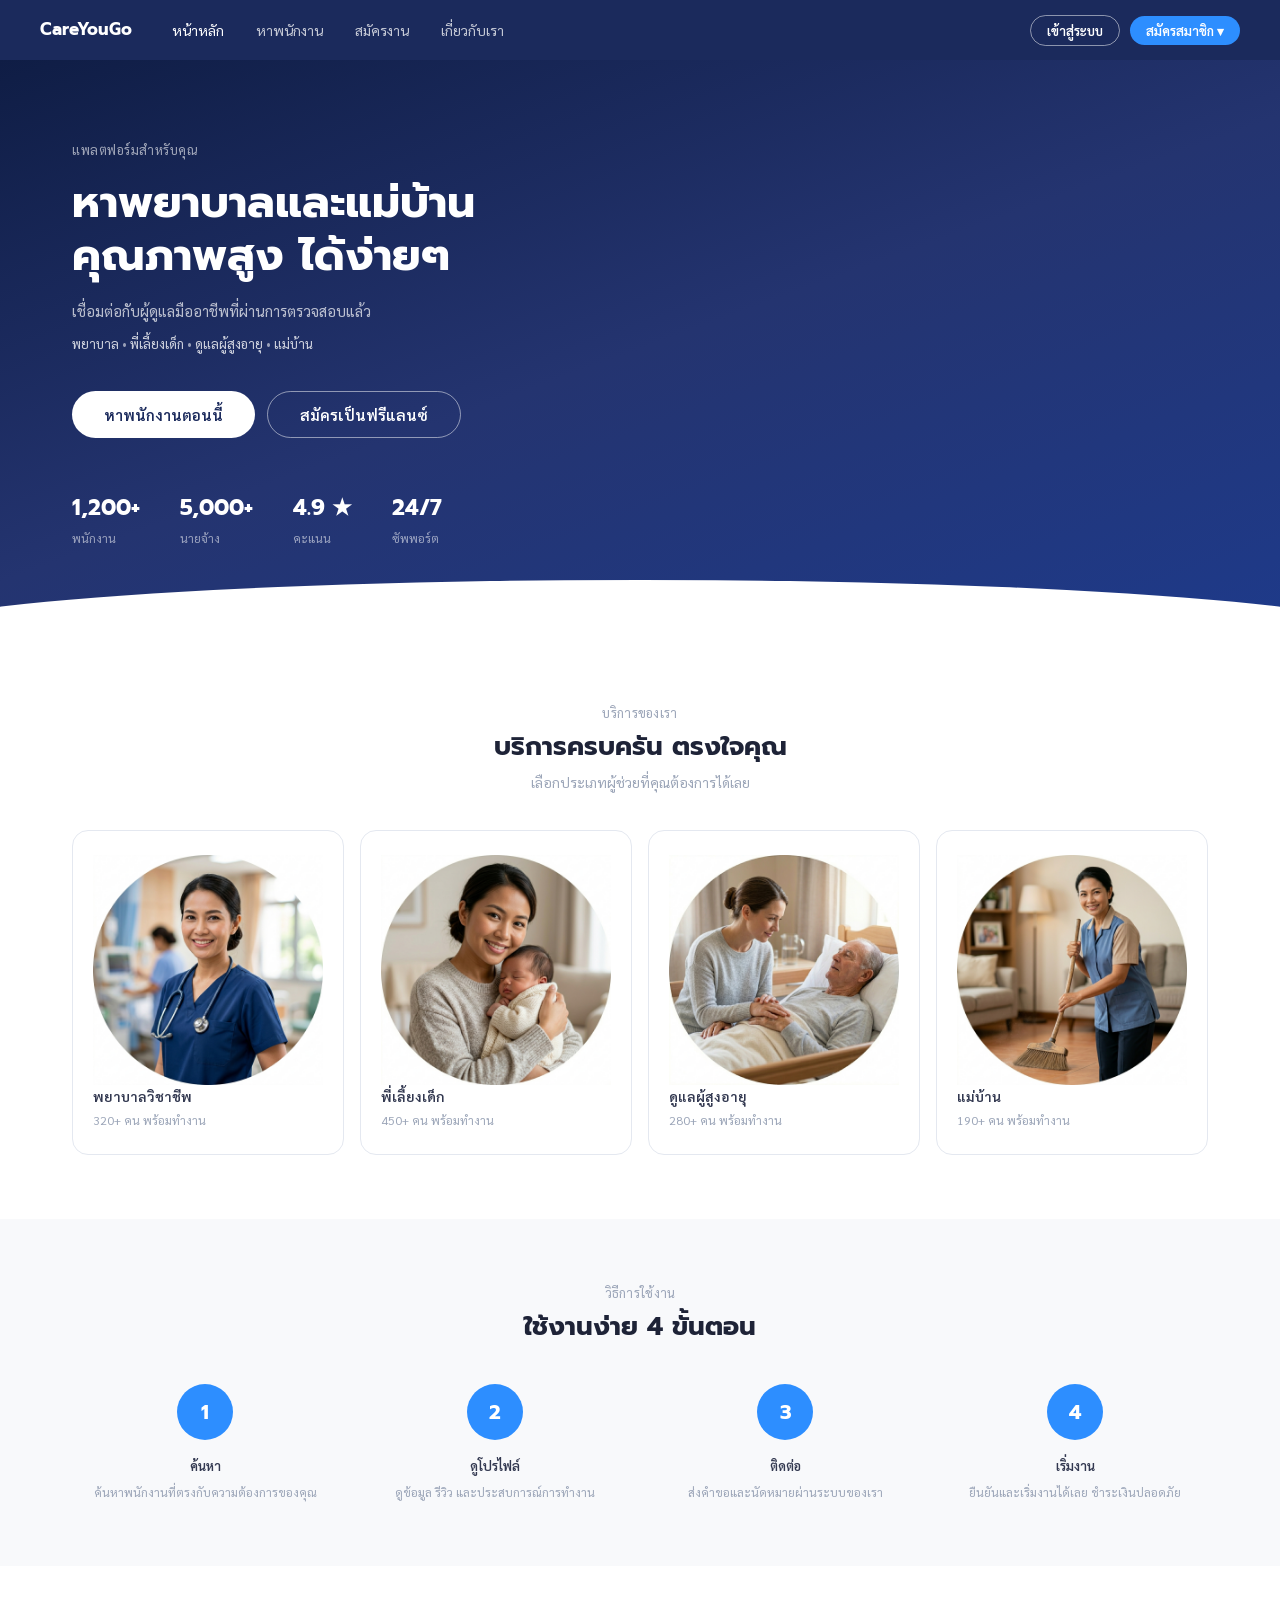
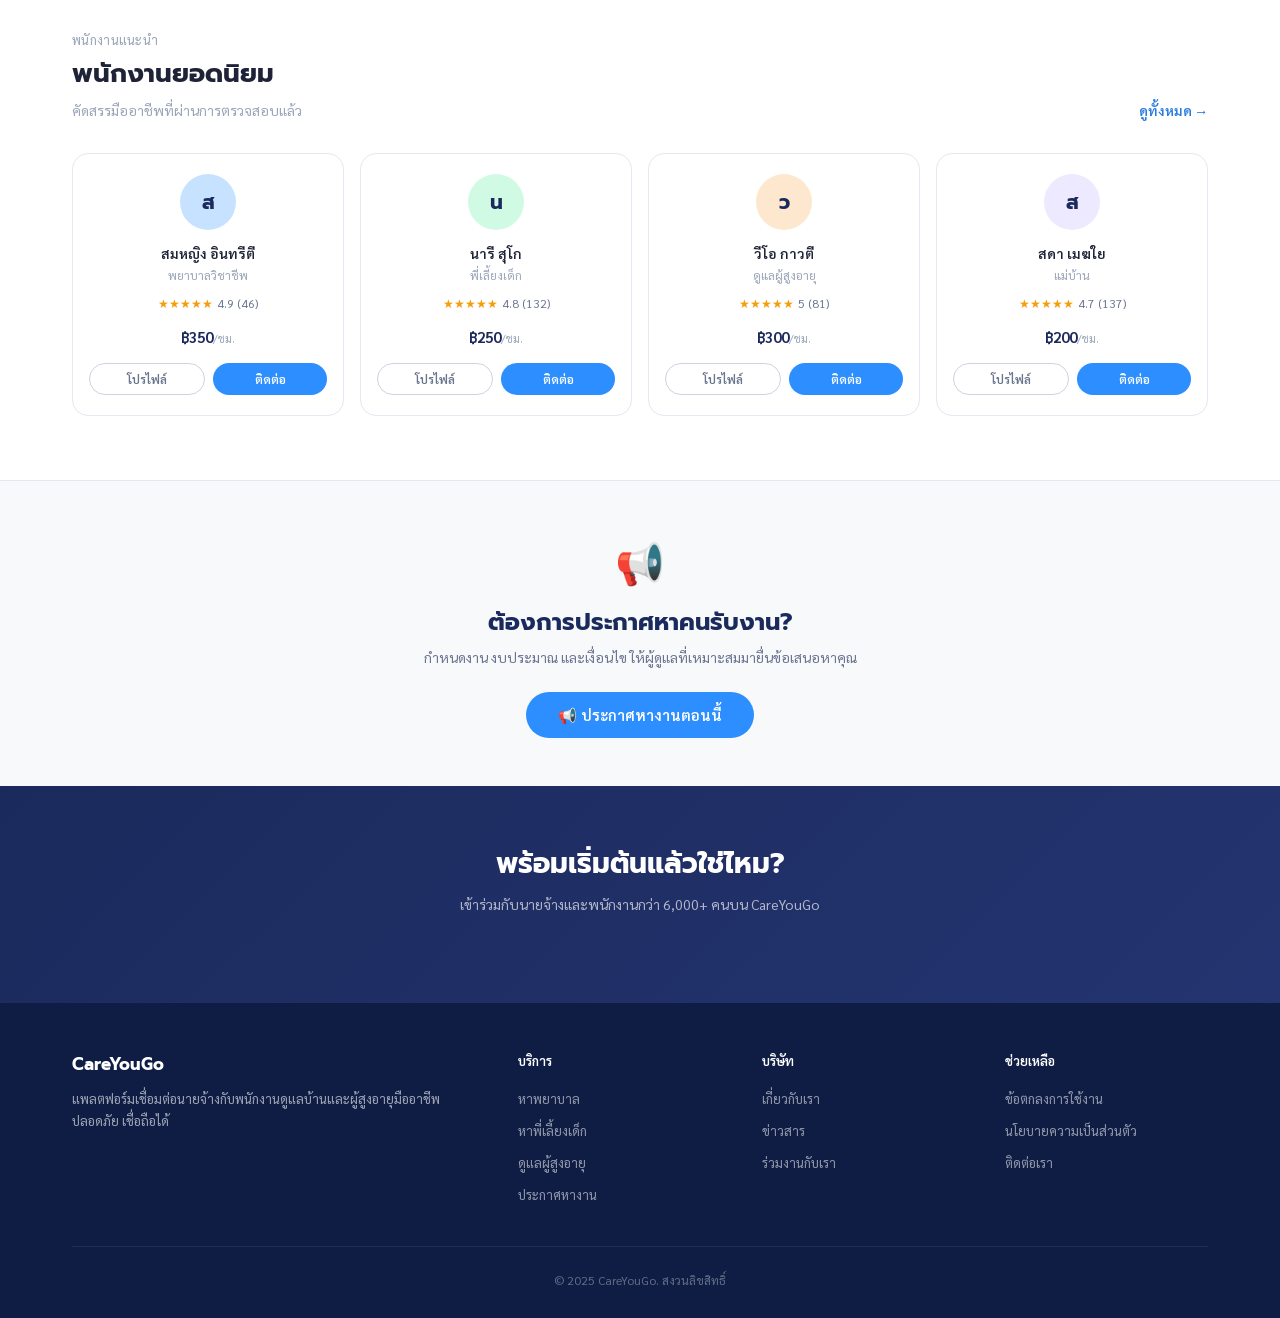
<file: careyougo/public/index.html>
<!DOCTYPE html>
<html lang="th">

<head>
  <meta charset="UTF-8" />
  <meta name="viewport" content="width=device-width,initial-scale=1.0" />
  <title>CareYouGo — หาพยาบาลและแม่บ้านคุณภาพสูง</title>
  <link rel="stylesheet" href="css/style.css" />
  <link
    href="https://fonts.googleapis.com/css2?family=Sarabun:wght@300;400;500;600;700&family=Prompt:wght@500;600;700&display=swap"
    rel="stylesheet" />
</head>

<body>

  <nav class="navbar">
    <div class="navbar-brand" onclick="location.href='index.html'" style="cursor:pointer;">CareYouGo</div>
    <ul class="navbar-nav">
      <li><a href="index.html" class="active">หน้าหลัก</a></li>
      <li><a href="pages/browse.html">หาพนักงาน</a></li>
      <li><a href="pages/register.html">สมัครงาน</a></li>
      <li><a href="pages/about.html">เกี่ยวกับเรา</a></li>
    </ul>
    <div class="navbar-actions">
      <button class="btn btn-outline-white btn-sm" onclick="location.href='pages/login.html'">เข้าสู่ระบบ</button>
      <div class="nav-dropdown">
        <button class="btn btn-primary btn-sm"
          onclick="this.closest('.nav-dropdown').classList.toggle('open')">สมัครสมาชิก ▾</button>
        <div class="nav-dropdown-menu">
          <button class="nav-dropdown-item" onclick="location.href='pages/register-customer.html'">👩‍💼
            สมัครเป็นลูกค้า</button>
          <div class="nav-dropdown-divider"></div>
          <button class="nav-dropdown-item" onclick="location.href='pages/register.html'">🧹 สมัครเป็นฟรีแลนซ์</button>
        </div>
      </div>
    </div>
    <div class="nav-hamburger" onclick="toggleMenu()"><span></span><span></span><span></span></div>
  </nav>

  <!-- HERO -->
  <section class="hero">
    <div class="container">
      <div class="hero-eyebrow">แพลตฟอร์มสำหรับคุณ</div>
      <h1 class="hero-title">หาพยาบาลและแม่บ้าน<br />คุณภาพสูง ได้ง่ายๆ</h1>
      <p class="hero-subtitle">เชื่อมต่อกับผู้ดูแลมืออาชีพที่ผ่านการตรวจสอบแล้ว</p>
      <div class="hero-tags"><span>พยาบาล</span> • <span>พี่เลี้ยงเด็ก</span> • <span>ดูแลผู้สูงอายุ</span> •
        <span>แม่บ้าน</span>
      </div>
      <div class="hero-cta">
        <button class="btn btn-white btn-lg" onclick="location.href='pages/browse.html'">หาพนักงานตอนนี้</button>
        <button class="btn btn-outline-white btn-lg"
          onclick="location.href='pages/register.html'">สมัครเป็นฟรีแลนซ์</button>
      </div>
      <div class="hero-stats">
        <div class="hero-stat"><strong>1,200+</strong><span>พนักงาน</span></div>
        <div class="hero-stat"><strong>5,000+</strong><span>นายจ้าง</span></div>
        <div class="hero-stat"><strong>4.9 ★</strong><span>คะแนน</span></div>
        <div class="hero-stat"><strong>24/7</strong><span>ซัพพอร์ต</span></div>
      </div>
    </div>
  </section>

  <!-- SERVICES -->
  <section class="section">
    <div class="container">
      <div style="text-align:center;">
        <div class="section-title-sm">บริการของเรา</div>
        <h2 class="section-title">บริการครบครัน ตรงใจคุณ</h2>
        <p class="section-sub">เลือกประเภทผู้ช่วยที่คุณต้องการได้เลย</p>
      </div>
      <div class="services-grid">
        <div class="service-card" onclick="location.href='pages/browse.html'">
          <img class="service-icon-img" src="icons/pro1.png" alt="พยาบาลวิชาชีพ" />
          <div class="service-name">พยาบาลวิชาชีพ</div>
          <div class="service-count">320+ คน พร้อมทำงาน</div>
        </div>
        <div class="service-card" onclick="location.href='pages/browse.html'">
          <img class="service-icon-img" src="icons/pro3.png" alt="พยาบาลวิชาชีพ" />
          <div class="service-name">พี่เลี้ยงเด็ก</div>
          <div class="service-count">450+ คน พร้อมทำงาน</div>
        </div>
        <div class="service-card" onclick="location.href='pages/browse.html'">
          <img class="service-icon-img" src="icons/pro4.png" alt="พยาบาลวิชาชีพ" />
          <div class="service-name">ดูแลผู้สูงอายุ</div>
          <div class="service-count">280+ คน พร้อมทำงาน</div>
        </div>
        <div class="service-card" onclick="location.href='pages/browse.html'">
          <img class="service-icon-img" src="icons/pro2.png" alt="พยาบาลวิชาชีพ" />
          <div class="service-name">แม่บ้าน</div>
          <div class="service-count">190+ คน พร้อมทำงาน</div>
        </div>
      </div>
    </div>
  </section>

  <!-- HOW IT WORKS -->
  <section class="section how-section">
    <div class="container">
      <div style="text-align:center;">
        <div class="section-title-sm">วิธีการใช้งาน</div>
        <h2 class="section-title">ใช้งานง่าย 4 ขั้นตอน</h2>
      </div>
      <div class="steps-row">
        <div class="step-item">
          <div class="step-circle">1</div>
          <div class="step-label">ค้นหา</div>
          <div class="step-desc">ค้นหาพนักงานที่ตรงกับความต้องการของคุณ</div>
        </div>
        <div class="step-item">
          <div class="step-circle">2</div>
          <div class="step-label">ดูโปรไฟล์</div>
          <div class="step-desc">ดูข้อมูล รีวิว และประสบการณ์การทำงาน</div>
        </div>
        <div class="step-item">
          <div class="step-circle">3</div>
          <div class="step-label">ติดต่อ</div>
          <div class="step-desc">ส่งคำขอและนัดหมายผ่านระบบของเรา</div>
        </div>
        <div class="step-item">
          <div class="step-circle">4</div>
          <div class="step-label">เริ่มงาน</div>
          <div class="step-desc">ยืนยันและเริ่มงานได้เลย ชำระเงินปลอดภัย</div>
        </div>
      </div>
    </div>
  </section>

  <!-- FEATURED WORKERS -->
  <section class="section">
    <div class="container">
      <div class="section-head">
        <div>
          <div class="section-title-sm">พนักงานแนะนำ</div>
          <h2 class="section-title">พนักงานยอดนิยม</h2>
          <p class="section-sub" style="margin-bottom:0;">คัดสรรมืออาชีพที่ผ่านการตรวจสอบแล้ว</p>
        </div>
        <a href="pages/browse.html" style="color:var(--blue);font-size:14px;font-weight:600;">ดูทั้งหมด →</a>
      </div>
      <div class="workers-row" id="home-workers"></div>
    </div>
  </section>

  <!-- POST JOB BANNER -->
  <section style="background:var(--gray-50);padding:48px 0;border-top:1px solid var(--gray-200);">
    <div class="container" style="text-align:center;">
      <div style="font-size:40px;margin-bottom:14px;">📢</div>
      <h2 style="font-size:24px;color:var(--navy);margin-bottom:8px;">ต้องการประกาศหาคนรับงาน?</h2>
      <p style="font-size:14px;color:var(--gray-500);margin-bottom:24px;">กำหนดงาน งบประมาณ และเงื่อนไข
        ให้ผู้ดูแลที่เหมาะสมมายื่นข้อเสนอหาคุณ</p>
      <button class="btn btn-primary btn-lg" onclick="location.href='pages/job-post.html'">📢 ประกาศหางานตอนนี้</button>
    </div>
  </section>

  <!-- CTA -->
  <div class="cta-banner">
    <div class="container">
      <h2>พร้อมเริ่มต้นแล้วใช่ไหม?</h2>
      <p>เข้าร่วมกับนายจ้างและพนักงานกว่า 6,000+ คนบน CareYouGo</p>
    </div>
  </div>

  <!-- FOOTER -->
  <footer class="footer">
    <div class="container">
      <div class="footer-grid">
        <div>
          <div class="footer-brand">CareYouGo</div>
          <p class="footer-desc">แพลตฟอร์มเชื่อมต่อนายจ้างกับพนักงานดูแลบ้านและผู้สูงอายุมืออาชีพ ปลอดภัย เชื่อถือได้
          </p>
        </div>
        <div>
          <div class="footer-col-title">บริการ</div>
          <ul class="footer-links">
            <li><a href="pages/browse.html">หาพยาบาล</a></li>
            <li><a href="pages/browse.html">หาพี่เลี้ยงเด็ก</a></li>
            <li><a href="pages/browse.html">ดูแลผู้สูงอายุ</a></li>
            <li><a href="pages/job-post.html">ประกาศหางาน</a></li>
          </ul>
        </div>
        <div>
          <div class="footer-col-title">บริษัท</div>
          <ul class="footer-links">
            <li><a href="pages/about.html">เกี่ยวกับเรา</a></li>
            <li><a href="pages/about.html">ข่าวสาร</a></li>
            <li><a href="pages/about.html">ร่วมงานกับเรา</a></li>
          </ul>
        </div>
        <div>
          <div class="footer-col-title">ช่วยเหลือ</div>
          <ul class="footer-links">
            <li><a href="pages/terms.html">ข้อตกลงการใช้งาน</a></li>
            <li><a href="pages/about.html">นโยบายความเป็นส่วนตัว</a></li>
            <li><a href="#">ติดต่อเรา</a></li>
          </ul>
        </div>
      </div>
      <div class="footer-bottom">© 2025 CareYouGo. สงวนลิขสิทธิ์</div>
    </div>
  </footer>

  <script src="js/app.js"></script>
  <script>
    function toggleMenu() { document.querySelector('.navbar').classList.toggle('menu-open'); }

    const WORKERS = [
      { id: 1, init: 'ส', name: 'สมหญิง อินทรีตี', role: 'พยาบาลวิชาชีพ', rating: 4.9, rcount: 46, price: 350 },
      { id: 2, init: 'น', name: 'นารี สุโก', role: 'พี่เลี้ยงเด็ก', rating: 4.8, rcount: 132, price: 250 },
      { id: 3, init: 'ว', name: 'วีโอ กาวตี', role: 'ดูแลผู้สูงอายุ', rating: 5.0, rcount: 81, price: 300 },
      { id: 4, init: 'ส', name: 'สดา เมฆใย', role: 'แม่บ้าน', rating: 4.7, rcount: 137, price: 200 },
    ];
    const COLORS = ['#C7E2FF', '#D1FAE5', '#FDE8CF', '#EDE9FE'];

    function toast(msg) {
      const t = document.createElement('div'); t.className = 'toast'; t.textContent = msg;
      document.body.appendChild(t); setTimeout(() => t.remove(), 2800);
    }

    document.addEventListener('DOMContentLoaded', () => {
      const el = document.getElementById('home-workers');
      el.innerHTML = WORKERS.map((w, i) => `
    <div class="wcard" onclick="location.href='pages/profile.html'" style="cursor:pointer;">
      <div class="wcard-avatar" style="background:${COLORS[i]};">${w.init}</div>
      <div class="wcard-info">
        <div class="wcard-name">${w.name}</div>
        <div class="wcard-role">${w.role}</div>
        <div class="wcard-rating"><span class="stars">★★★★★</span> ${w.rating} (${w.rcount})</div>
        <div class="wcard-price">฿${w.price}<span>/ชม.</span></div>
      </div>
      <div class="wcard-actions">
        <button class="btn btn-outline-gray btn-sm" onclick="event.stopPropagation();location.href='pages/profile.html'">โปรไฟล์</button>
        <button class="btn btn-primary btn-sm" onclick="event.stopPropagation();toast('ส่งคำขอแล้ว! 📨')">ติดต่อ</button>
      </div>
    </div>
  `).join('');
    });
  </script>
</body>

</html>
</file>
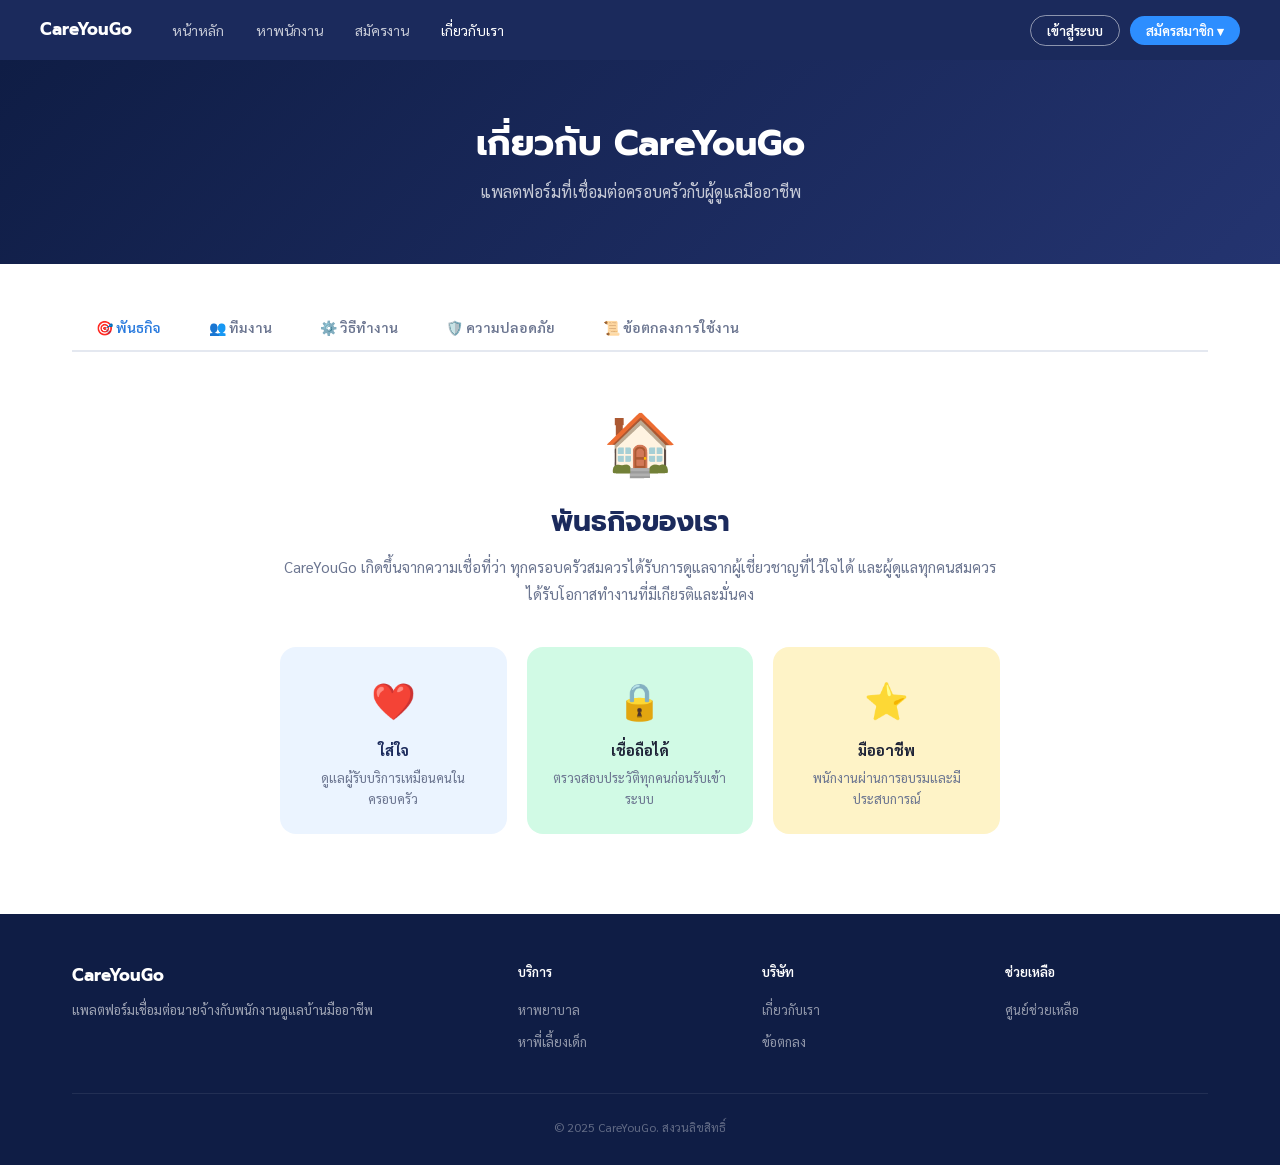
<file: careyougo/public/pages/about.html>
<!DOCTYPE html>
<html lang="th">
<head>
<meta charset="UTF-8"/>
<meta name="viewport" content="width=device-width,initial-scale=1.0"/>
<title>เกี่ยวกับเรา — CareYouGo</title>
<link rel="stylesheet" href="../css/style.css"/>
<link href="https://fonts.googleapis.com/css2?family=Sarabun:wght@300;400;500;600;700&family=Prompt:wght@500;600;700&display=swap" rel="stylesheet"/>
</head>
<body>

<nav class="navbar">
  <div class="navbar-brand" onclick="location.href='../index.html'" style="cursor:pointer;">CareYouGo</div>
  <ul class="navbar-nav">
    <li><a href="../index.html">หน้าหลัก</a></li>
    <li><a href="browse.html">หาพนักงาน</a></li>
    <li><a href="register.html">สมัครงาน</a></li>
    <li><a href="about.html" class="active">เกี่ยวกับเรา</a></li>
  </ul>
  <div class="navbar-actions">
    <button class="btn btn-outline-white btn-sm" onclick="location.href='login.html'">เข้าสู่ระบบ</button>
    <div class="nav-dropdown">
      <button class="btn btn-primary btn-sm" onclick="this.closest('.nav-dropdown').classList.toggle('open')">สมัครสมาชิก ▾</button>
      <div class="nav-dropdown-menu">
        <button class="nav-dropdown-item" onclick="location.href='register-customer.html'">👩‍💼 สมัครเป็นลูกค้า</button>
        <div class="nav-dropdown-divider"></div>
        <button class="nav-dropdown-item" onclick="location.href='register.html'">🧹 สมัครเป็นฟรีแลนซ์</button>
      </div>
    </div>
  </div>
  <div class="nav-hamburger" onclick="toggleMenu()"><span></span><span></span><span></span></div>
</nav>

<div class="about-hero">
  <h1>เกี่ยวกับ CareYouGo</h1>
  <p>แพลตฟอร์มที่เชื่อมต่อครอบครัวกับผู้ดูแลมืออาชีพ</p>
</div>

<div class="container" style="padding-top:40px;padding-bottom:80px;">
  <div class="about-tabs" id="about-tabs">
    <button class="about-tab active" onclick="showAbout(this,'tab-mission')">🎯 พันธกิจ</button>
    <button class="about-tab" onclick="showAbout(this,'tab-team')">👥 ทีมงาน</button>
    <button class="about-tab" onclick="showAbout(this,'tab-how')">⚙️ วิธีทำงาน</button>
    <button class="about-tab" onclick="showAbout(this,'tab-safety')">🛡️ ความปลอดภัย</button>
    <button class="about-tab" onclick="showAbout(this,'tab-terms')">📜 ข้อตกลงการใช้งาน</button>
  </div>

  <!-- ===== พันธกิจ ===== -->
  <div id="tab-mission" class="about-pane active">
    <div style="max-width:720px;margin:0 auto;">
      <div style="text-align:center;margin-bottom:40px;">
        <div style="font-size:60px;margin-bottom:16px;">🏠</div>
        <h2 style="font-size:28px;color:var(--navy);margin-bottom:12px;">พันธกิจของเรา</h2>
        <p style="font-size:15px;color:var(--gray-500);line-height:1.8;">CareYouGo เกิดขึ้นจากความเชื่อที่ว่า ทุกครอบครัวสมควรได้รับการดูแลจากผู้เชี่ยวชาญที่ไว้ใจได้ และผู้ดูแลทุกคนสมควรได้รับโอกาสทำงานที่มีเกียรติและมั่นคง</p>
      </div>
      <div style="display:grid;grid-template-columns:repeat(3,1fr);gap:20px;">
        <div style="background:var(--blue-light);border-radius:var(--r-lg);padding:24px;text-align:center;">
          <div style="font-size:36px;margin-bottom:10px;">❤️</div>
          <div style="font-size:15px;font-weight:700;color:var(--navy);margin-bottom:6px;">ใส่ใจ</div>
          <div style="font-size:13px;color:var(--gray-500);">ดูแลผู้รับบริการเหมือนคนในครอบครัว</div>
        </div>
        <div style="background:#D1FAE5;border-radius:var(--r-lg);padding:24px;text-align:center;">
          <div style="font-size:36px;margin-bottom:10px;">🔒</div>
          <div style="font-size:15px;font-weight:700;color:var(--gray-800);margin-bottom:6px;">เชื่อถือได้</div>
          <div style="font-size:13px;color:var(--gray-500);">ตรวจสอบประวัติทุกคนก่อนรับเข้าระบบ</div>
        </div>
        <div style="background:#FEF3C7;border-radius:var(--r-lg);padding:24px;text-align:center;">
          <div style="font-size:36px;margin-bottom:10px;">⭐</div>
          <div style="font-size:15px;font-weight:700;color:var(--gray-800);margin-bottom:6px;">มืออาชีพ</div>
          <div style="font-size:13px;color:var(--gray-500);">พนักงานผ่านการอบรมและมีประสบการณ์</div>
        </div>
      </div>
    </div>
  </div>

  <!-- ===== ทีมงาน ===== -->
  <div id="tab-team" class="about-pane">
    <div style="max-width:720px;margin:0 auto;text-align:center;">
      <h2 style="font-size:26px;color:var(--navy);margin-bottom:8px;">ทีมผู้ก่อตั้ง</h2>
      <p style="color:var(--gray-400);margin-bottom:36px;">ทีมงานที่มีความหลงใหลในการพัฒนาคุณภาพชีวิตผู้สูงอายุ</p>
      <div style="display:grid;grid-template-columns:repeat(3,1fr);gap:24px;">
        <div style="background:white;border:1px solid var(--gray-200);border-radius:var(--r-lg);padding:24px;">
          <div style="width:64px;height:64px;border-radius:50%;background:var(--blue-light);display:flex;align-items:center;justify-content:center;font-size:28px;margin:0 auto 12px;">👩</div>
          <div style="font-weight:700;color:var(--gray-800);">คุณวรรณา ศ.</div>
          <div style="font-size:12px;color:var(--gray-400);margin-bottom:8px;">CEO & Co-Founder</div>
          <div style="font-size:12px;color:var(--gray-500);">ประสบการณ์ด้านสุขภาพ 10+ ปี</div>
        </div>
        <div style="background:white;border:1px solid var(--gray-200);border-radius:var(--r-lg);padding:24px;">
          <div style="width:64px;height:64px;border-radius:50%;background:#D1FAE5;display:flex;align-items:center;justify-content:center;font-size:28px;margin:0 auto 12px;">👨</div>
          <div style="font-weight:700;color:var(--gray-800);">คุณสมชาย ป.</div>
          <div style="font-size:12px;color:var(--gray-400);margin-bottom:8px;">CTO & Co-Founder</div>
          <div style="font-size:12px;color:var(--gray-500);">ผู้เชี่ยวชาญด้าน Tech Startup</div>
        </div>
        <div style="background:white;border:1px solid var(--gray-200);border-radius:var(--r-lg);padding:24px;">
          <div style="width:64px;height:64px;border-radius:50%;background:#FDE8CF;display:flex;align-items:center;justify-content:center;font-size:28px;margin:0 auto 12px;">👩</div>
          <div style="font-weight:700;color:var(--gray-800);">คุณนภาพร ก.</div>
          <div style="font-size:12px;color:var(--gray-400);margin-bottom:8px;">Head of Operations</div>
          <div style="font-size:12px;color:var(--gray-500);">ดูแลคุณภาพและมาตรฐานบริการ</div>
        </div>
      </div>
    </div>
  </div>

  <!-- ===== วิธีทำงาน ===== -->
  <div id="tab-how" class="about-pane">
    <div style="max-width:640px;margin:0 auto;">
      <h2 style="font-size:26px;color:var(--navy);margin-bottom:24px;text-align:center;">เราทำงานอย่างไร?</h2>
      <div style="display:flex;flex-direction:column;gap:20px;">
        <div style="display:flex;gap:16px;align-items:flex-start;">
          <div style="width:44px;height:44px;background:var(--blue-btn);border-radius:50%;display:flex;align-items:center;justify-content:center;color:white;font-weight:700;font-size:16px;flex-shrink:0;">1</div>
          <div><div style="font-weight:700;color:var(--gray-800);margin-bottom:4px;">ตรวจสอบผู้สมัคร</div><div style="font-size:13px;color:var(--gray-500);">เราตรวจสอบประวัติอาชญากรรม เอกสาร และสัมภาษณ์ผู้สมัครทุกคนก่อนเข้าระบบ</div></div>
        </div>
        <div style="display:flex;gap:16px;align-items:flex-start;">
          <div style="width:44px;height:44px;background:var(--blue-btn);border-radius:50%;display:flex;align-items:center;justify-content:center;color:white;font-weight:700;font-size:16px;flex-shrink:0;">2</div>
          <div><div style="font-weight:700;color:var(--gray-800);margin-bottom:4px;">จับคู่อัจฉริยะ</div><div style="font-size:13px;color:var(--gray-500);">ระบบจับคู่ผู้ดูแลที่เหมาะสมกับความต้องการของลูกค้าแต่ละราย</div></div>
        </div>
        <div style="display:flex;gap:16px;align-items:flex-start;">
          <div style="width:44px;height:44px;background:var(--blue-btn);border-radius:50%;display:flex;align-items:center;justify-content:center;color:white;font-weight:700;font-size:16px;flex-shrink:0;">3</div>
          <div><div style="font-weight:700;color:var(--gray-800);margin-bottom:4px;">ติดตามคุณภาพ</div><div style="font-size:13px;color:var(--gray-500);">ระบบรีวิวและให้คะแนนจากผู้ใช้จริงทุกครั้งหลังงาน</div></div>
        </div>
        <div style="display:flex;gap:16px;align-items:flex-start;">
          <div style="width:44px;height:44px;background:var(--blue-btn);border-radius:50%;display:flex;align-items:center;justify-content:center;color:white;font-weight:700;font-size:16px;flex-shrink:0;">4</div>
          <div><div style="font-weight:700;color:var(--gray-800);margin-bottom:4px;">ชำระเงินปลอดภัย</div><div style="font-size:13px;color:var(--gray-500);">ระบบ Escrow ป้องกันการโกง เงินจ่ายเมื่องานสำเร็จเท่านั้น</div></div>
        </div>
      </div>
    </div>
  </div>

  <!-- ===== ความปลอดภัย ===== -->
  <div id="tab-safety" class="about-pane">
    <div style="max-width:720px;margin:0 auto;">
      <h2 style="font-size:26px;color:var(--navy);margin-bottom:8px;text-align:center;">ความปลอดภัยคือสิ่งสำคัญที่สุด</h2>
      <p style="color:var(--gray-400);text-align:center;margin-bottom:32px;">ทุกขั้นตอนออกแบบมาเพื่อให้คุณวางใจได้ 100%</p>
      <div style="display:grid;grid-template-columns:1fr 1fr;gap:16px;">
        <div style="background:white;border:1px solid var(--gray-200);border-radius:var(--r-lg);padding:20px;">
          <div style="font-size:28px;margin-bottom:10px;">🔍</div>
          <div style="font-weight:700;margin-bottom:6px;">ตรวจประวัติอาชญากรรม</div>
          <div style="font-size:13px;color:var(--gray-500);">ตรวจสอบจากกรมตำรวจก่อนรับสมัครทุกคน</div>
        </div>
        <div style="background:white;border:1px solid var(--gray-200);border-radius:var(--r-lg);padding:20px;">
          <div style="font-size:28px;margin-bottom:10px;">🪪</div>
          <div style="font-weight:700;margin-bottom:6px;">ยืนยันตัวตน</div>
          <div style="font-size:13px;color:var(--gray-500);">ตรวจสอบบัตรประชาชนและทะเบียนบ้านทุกคน</div>
        </div>
        <div style="background:white;border:1px solid var(--gray-200);border-radius:var(--r-lg);padding:20px;">
          <div style="font-size:28px;margin-bottom:10px;">🏥</div>
          <div style="font-weight:700;margin-bottom:6px;">ตรวจสุขภาพ</div>
          <div style="font-size:13px;color:var(--gray-500);">ใบรับรองสุขภาพไม่เกิน 6 เดือน</div>
        </div>
        <div style="background:white;border:1px solid var(--gray-200);border-radius:var(--r-lg);padding:20px;">
          <div style="font-size:28px;margin-bottom:10px;">⭐</div>
          <div style="font-weight:700;margin-bottom:6px;">รีวิวจากผู้ใช้จริง</div>
          <div style="font-size:13px;color:var(--gray-500);">ไม่มีรีวิวปลอม ทุกคะแนนมาจากงานจริง</div>
        </div>
      </div>
    </div>
  </div>

  <!-- ===== ข้อตกลงการใช้งาน ===== -->
  <div id="tab-terms" class="about-pane">
    <div style="max-width:640px;margin:0 auto;text-align:center;">
      <div style="font-size:56px;margin-bottom:16px;">📜</div>
      <h2 style="font-size:26px;color:var(--navy);margin-bottom:12px;">ข้อตกลงการใช้งาน</h2>
      <p style="font-size:14px;color:var(--gray-500);margin-bottom:32px;line-height:1.8;">CareYouGo มีข้อตกลงการใช้งาน 2 ฉบับ สำหรับผู้ใช้งานแต่ละประเภท โปรดอ่านข้อตกลงที่เกี่ยวข้องกับคุณก่อนใช้งานแพลตฟอร์ม</p>
      <div style="display:grid;grid-template-columns:1fr 1fr;gap:16px;margin-bottom:32px;">
        <a href="terms.html#customer" style="background:var(--navy);color:white;border-radius:var(--r-lg);padding:28px 20px;text-align:center;display:block;transition:all .2s;" onmouseover="this.style.opacity='.85'" onmouseout="this.style.opacity='1'">
          <div style="font-size:40px;margin-bottom:12px;">👩‍💼</div>
          <div style="font-size:15px;font-weight:700;margin-bottom:6px;">ข้อตกลงสำหรับลูกค้า</div>
          <div style="font-size:12px;opacity:.75;">ผู้ว่าจ้าง / ครอบครัว</div>
          <div style="margin-top:14px;font-size:12px;font-weight:600;background:rgba(255,255,255,.15);padding:6px 14px;border-radius:9999px;display:inline-block;">อ่านข้อตกลง →</div>
        </a>
        <a href="terms.html#freelance" style="background:var(--green);color:white;border-radius:var(--r-lg);padding:28px 20px;text-align:center;display:block;transition:all .2s;" onmouseover="this.style.opacity='.85'" onmouseout="this.style.opacity='1'">
          <div style="font-size:40px;margin-bottom:12px;">🧹</div>
          <div style="font-size:15px;font-weight:700;margin-bottom:6px;">ข้อตกลงสำหรับฟรีแลนซ์</div>
          <div style="font-size:12px;opacity:.75;">ผู้ให้บริการ / ผู้ดูแล</div>
          <div style="margin-top:14px;font-size:12px;font-weight:600;background:rgba(255,255,255,.15);padding:6px 14px;border-radius:9999px;display:inline-block;">อ่านข้อตกลง →</div>
        </a>
      </div>
      <div style="background:#FFF7ED;border:1px solid #FDE68A;border-radius:var(--r-md);padding:16px;font-size:13px;color:#92400E;">
        ⚠️ การสมัครสมาชิกหรือใช้งานแพลตฟอร์ม CareYouGo ถือว่าคุณได้อ่านและยอมรับข้อตกลงทั้งหมดแล้ว
      </div>
    </div>
  </div>
</div>

<footer class="footer">
  <div class="container">
    <div class="footer-grid">
      <div><div class="footer-brand">CareYouGo</div><p class="footer-desc">แพลตฟอร์มเชื่อมต่อนายจ้างกับพนักงานดูแลบ้านมืออาชีพ</p></div>
      <div><div class="footer-col-title">บริการ</div><ul class="footer-links"><li><a href="browse.html">หาพยาบาล</a></li><li><a href="browse.html">หาพี่เลี้ยงเด็ก</a></li></ul></div>
      <div><div class="footer-col-title">บริษัท</div><ul class="footer-links"><li><a href="about.html">เกี่ยวกับเรา</a></li><li><a href="terms.html">ข้อตกลง</a></li></ul></div>
      <div><div class="footer-col-title">ช่วยเหลือ</div><ul class="footer-links"><li><a href="#">ศูนย์ช่วยเหลือ</a></li></ul></div>
    </div>
    <div class="footer-bottom">© 2025 CareYouGo. สงวนลิขสิทธิ์</div>
  </div>
</footer>

<script>
function toggleMenu() { document.querySelector('.navbar').classList.toggle('menu-open'); }
function showAbout(btn, paneId) {
  document.querySelectorAll('.about-tab').forEach(b => b.classList.remove('active'));
  document.querySelectorAll('.about-pane').forEach(p => p.classList.remove('active'));
  btn.classList.add('active');
  document.getElementById(paneId).classList.add('active');
}
</script>
<script>document.addEventListener("click",function(e){if(!e.target.closest(".nav-dropdown")){document.querySelectorAll(".nav-dropdown.open").forEach(d=>d.classList.remove("open"));}});</script>
</body>
</html>
</file>
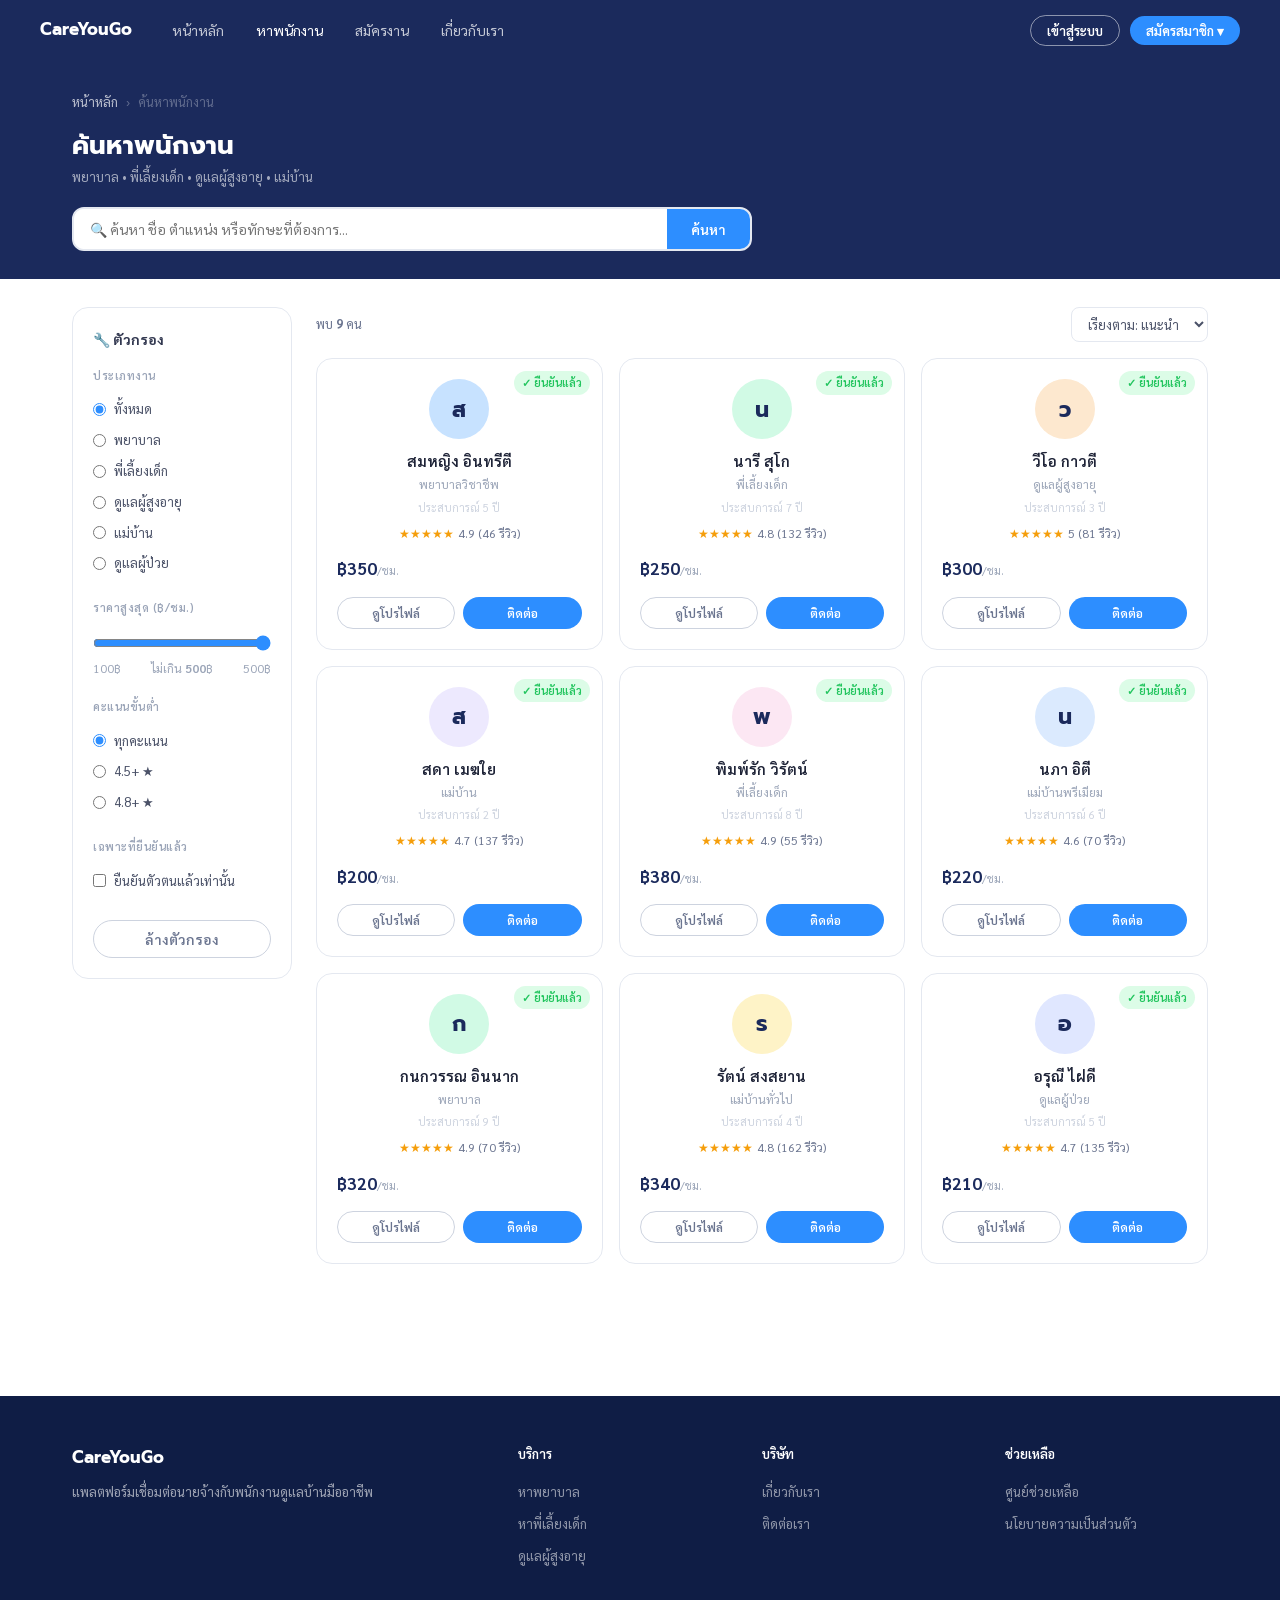
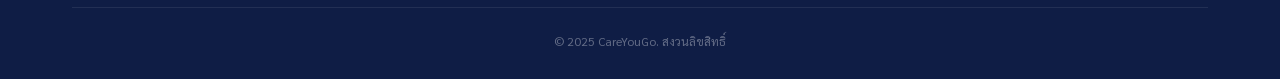
<file: careyougo/public/pages/browse.html>
<!DOCTYPE html>
<html lang="th">
<head>
<meta charset="UTF-8"/>
<meta name="viewport" content="width=device-width,initial-scale=1.0"/>
<title>หาพนักงาน — CareYouGo</title>
<link rel="stylesheet" href="../css/style.css"/>
<link href="https://fonts.googleapis.com/css2?family=Sarabun:wght@300;400;500;600;700&family=Prompt:wght@500;600;700&display=swap" rel="stylesheet"/>
</head>
<body>

<nav class="navbar">
  <div class="navbar-brand" style="cursor:pointer;" onclick="location.href='../index.html'">CareYouGo</div>
  <ul class="navbar-nav">
    <li><a href="../index.html">หน้าหลัก</a></li>
    <li><a href="browse.html" class="active">หาพนักงาน</a></li>
    <li><a href="register.html">สมัครงาน</a></li>
    <li><a href="about.html">เกี่ยวกับเรา</a></li>
  </ul>
  <div class="navbar-actions">
    <button class="btn btn-outline-white btn-sm" onclick="location.href='login.html'">เข้าสู่ระบบ</button>
    <div class="nav-dropdown">
      <button class="btn btn-primary btn-sm" onclick="this.closest('.nav-dropdown').classList.toggle('open')">สมัครสมาชิก ▾</button>
      <div class="nav-dropdown-menu">
        <button class="nav-dropdown-item" onclick="location.href='register-customer.html'">👩‍💼 สมัครเป็นลูกค้า</button>
        <div class="nav-dropdown-divider"></div>
        <button class="nav-dropdown-item" onclick="location.href='register.html'">🧹 สมัครเป็นฟรีแลนซ์</button>
      </div>
    </div>
  </div>
  <div class="nav-hamburger" onclick="toggleMenu()"><span></span><span></span><span></span></div>
</nav>

<!-- HERO -->
<div class="browse-hero">
  <div class="container">
    <div class="breadcrumb">
      <a href="../index.html">หน้าหลัก</a><span>›</span><span>ค้นหาพนักงาน</span>
    </div>
    <h1>ค้นหาพนักงาน</h1>
    <p>พยาบาล • พี่เลี้ยงเด็ก • ดูแลผู้สูงอายุ • แม่บ้าน</p>
    <div class="search-bar" style="max-width:680px;">
      <input type="text" id="search-input" placeholder="🔍 ค้นหา ชื่อ ตำแหน่ง หรือทักษะที่ต้องการ..."/>
      <button onclick="doSearch()">ค้นหา</button>
    </div>
  </div>
</div>

<!-- BODY -->
<div class="container">
  <div class="browse-layout">

    <!-- Filter Sidebar -->
    <aside class="filter-sidebar">
      <div class="filter-title">🔧 ตัวกรอง</div>

      <div class="filter-section">
        <div class="filter-section-title">ประเภทงาน</div>
        <label class="filter-item"><input type="radio" name="type" value="" checked onchange="applyFilters()"/> ทั้งหมด</label>
        <label class="filter-item"><input type="radio" name="type" value="พยาบาล" onchange="applyFilters()"/> พยาบาล</label>
        <label class="filter-item"><input type="radio" name="type" value="พี่เลี้ยงเด็ก" onchange="applyFilters()"/> พี่เลี้ยงเด็ก</label>
        <label class="filter-item"><input type="radio" name="type" value="ดูแลผู้สูงอายุ" onchange="applyFilters()"/> ดูแลผู้สูงอายุ</label>
        <label class="filter-item"><input type="radio" name="type" value="แม่บ้าน" onchange="applyFilters()"/> แม่บ้าน</label>
        <label class="filter-item"><input type="radio" name="type" value="ดูแลผู้ป่วย" onchange="applyFilters()"/> ดูแลผู้ป่วย</label>
      </div>

      <div class="filter-section">
        <div class="filter-section-title">ราคาสูงสุด (฿/ชม.)</div>
        <div class="price-slider">
          <input type="range" min="100" max="500" value="500" id="price-range" oninput="updatePrice(this.value);applyFilters()"/>
          <div class="price-row"><span>100฿</span><span>ไม่เกิน <strong id="price-val">500</strong>฿</span><span>500฿</span></div>
        </div>
      </div>

      <div class="filter-section">
        <div class="filter-section-title">คะแนนขั้นต่ำ</div>
        <label class="filter-item"><input type="radio" name="rating" value="0" checked onchange="applyFilters()"/> ทุกคะแนน</label>
        <label class="filter-item"><input type="radio" name="rating" value="4.5" onchange="applyFilters()"/> 4.5+ ★</label>
        <label class="filter-item"><input type="radio" name="rating" value="4.8" onchange="applyFilters()"/> 4.8+ ★</label>
      </div>

      <div class="filter-section">
        <div class="filter-section-title">เฉพาะที่ยืนยันแล้ว</div>
        <label class="filter-item"><input type="checkbox" id="verified-only" onchange="applyFilters()"/> ยืนยันตัวตนแล้วเท่านั้น</label>
      </div>

      <button class="btn btn-outline-gray btn-full" style="margin-top:4px;" onclick="resetFilters()">ล้างตัวกรอง</button>
    </aside>

    <!-- Cards -->
    <div>
      <button class="mobile-filter-btn" onclick="toggleMobileFilter()">🔧 ตัวกรอง <span id="filter-count"></span></button>
      <div class="browse-header">
        <div class="browse-count">พบ <strong id="result-count">9</strong> คน</div>
        <select class="browse-sort" onchange="applySort(this.value)">
          <option value="default">เรียงตาม: แนะนำ</option>
          <option value="rating">คะแนนสูงสุด</option>
          <option value="price-asc">ราคาต่ำ → สูง</option>
          <option value="price-desc">ราคาสูง → ต่ำ</option>
          <option value="reviews">รีวิวมากที่สุด</option>
        </select>
      </div>
      <div class="wgrid" id="browse-cards"></div>
      <div class="pagination" id="pagination"></div>
    </div>
  </div>
</div>

<!-- Mobile Filter Drawer -->
<div id="mobile-filter-overlay" style="display:none;position:fixed;inset:0;background:rgba(0,0,0,0.4);z-index:300;" onclick="toggleMobileFilter()"></div>
<div id="mobile-filter-drawer" style="display:none;position:fixed;bottom:0;left:0;right:0;background:white;border-radius:20px 20px 0 0;padding:24px;z-index:301;max-height:80vh;overflow-y:auto;">
  <div style="display:flex;justify-content:space-between;align-items:center;margin-bottom:20px;">
    <div style="font-size:16px;font-weight:700;">🔧 ตัวกรอง</div>
    <button onclick="toggleMobileFilter()" style="background:none;border:none;font-size:20px;cursor:pointer;">✕</button>
  </div>
  <div class="filter-section">
    <div class="filter-section-title">ประเภทงาน</div>
    <label class="filter-item"><input type="radio" name="mtype" value="" checked onchange="syncMobileFilter('type',this.value)"/> ทั้งหมด</label>
    <label class="filter-item"><input type="radio" name="mtype" value="พยาบาล" onchange="syncMobileFilter('type',this.value)"/> พยาบาล</label>
    <label class="filter-item"><input type="radio" name="mtype" value="พี่เลี้ยงเด็ก" onchange="syncMobileFilter('type',this.value)"/> พี่เลี้ยงเด็ก</label>
    <label class="filter-item"><input type="radio" name="mtype" value="ดูแลผู้สูงอายุ" onchange="syncMobileFilter('type',this.value)"/> ดูแลผู้สูงอายุ</label>
    <label class="filter-item"><input type="radio" name="mtype" value="แม่บ้าน" onchange="syncMobileFilter('type',this.value)"/> แม่บ้าน</label>
  </div>
  <button class="btn btn-primary btn-full btn-lg" onclick="toggleMobileFilter()">ดูผลลัพธ์</button>
</div>

<!-- FOOTER -->
<footer class="footer" style="margin-top:40px;">
  <div class="container">
    <div class="footer-grid">
      <div><div class="footer-brand">CareYouGo</div><p class="footer-desc">แพลตฟอร์มเชื่อมต่อนายจ้างกับพนักงานดูแลบ้านมืออาชีพ</p></div>
      <div><div class="footer-col-title">บริการ</div><ul class="footer-links"><li><a href="browse.html">หาพยาบาล</a></li><li><a href="browse.html">หาพี่เลี้ยงเด็ก</a></li><li><a href="browse.html">ดูแลผู้สูงอายุ</a></li></ul></div>
      <div><div class="footer-col-title">บริษัท</div><ul class="footer-links"><li><a href="#">เกี่ยวกับเรา</a></li><li><a href="#">ติดต่อเรา</a></li></ul></div>
      <div><div class="footer-col-title">ช่วยเหลือ</div><ul class="footer-links"><li><a href="#">ศูนย์ช่วยเหลือ</a></li><li><a href="#">นโยบายความเป็นส่วนตัว</a></li></ul></div>
    </div>
    <div class="footer-bottom">© 2025 CareYouGo. สงวนลิขสิทธิ์</div>
  </div>
</footer>

<script src="../js/app.js"></script>
<script>
const COLORS = ['#C7E2FF','#D1FAE5','#FDE8CF','#EDE9FE','#FCE7F3','#DBEAFE','#D1FAE5','#FEF3C7','#E0E7FF'];
const WORKERS = [
  { id:1, init:'ส', name:'สมหญิง อินทรีตี', role:'พยาบาลวิชาชีพ',   sub:'ประสบการณ์ 5 ปี', rating:4.9, rcount:46,  price:350, verified:true },
  { id:2, init:'น', name:'นารี สุโก',        role:'พี่เลี้ยงเด็ก',   sub:'ประสบการณ์ 7 ปี', rating:4.8, rcount:132, price:250, verified:true },
  { id:3, init:'ว', name:'วีโอ กาวตี',       role:'ดูแลผู้สูงอายุ',  sub:'ประสบการณ์ 3 ปี', rating:5.0, rcount:81,  price:300, verified:true },
  { id:4, init:'ส', name:'สดา เมฆใย',        role:'แม่บ้าน',         sub:'ประสบการณ์ 2 ปี', rating:4.7, rcount:137, price:200, verified:true },
  { id:5, init:'พ', name:'พิมพ์รัก วิรัตน์', role:'พี่เลี้ยงเด็ก',   sub:'ประสบการณ์ 8 ปี', rating:4.9, rcount:55,  price:380, verified:true },
  { id:6, init:'น', name:'นภา อิตี',         role:'แม่บ้านพรีเมียม', sub:'ประสบการณ์ 6 ปี', rating:4.6, rcount:70,  price:220, verified:true },
  { id:7, init:'ก', name:'กนกวรรณ อินนาก',   role:'พยาบาล',          sub:'ประสบการณ์ 9 ปี', rating:4.9, rcount:70,  price:320, verified:true },
  { id:8, init:'ร', name:'รัตน์ สงสยาน',     role:'แม่บ้านทั่วไป',   sub:'ประสบการณ์ 4 ปี', rating:4.8, rcount:162, price:340, verified:false },
  { id:9, init:'อ', name:'อรุณี ไฝดี',       role:'ดูแลผู้ป่วย',     sub:'ประสบการณ์ 5 ปี', rating:4.7, rcount:135, price:210, verified:true },
];

let filtered = [...WORKERS];
let currentPage = 1;
const PER_PAGE = 6;

function doSearch() {
  const q = document.getElementById('search-input').value.toLowerCase();
  filtered = WORKERS.filter(w =>
    w.name.includes(q) || w.role.toLowerCase().includes(q) || q === ''
  );
  applyFilters(true);
}

function applyFilters(fromSearch) {
  const type    = document.querySelector('input[name="type"]:checked')?.value || '';
  const maxPrice = parseInt(document.getElementById('price-range')?.value || 500);
  const minRating = parseFloat(document.querySelector('input[name="rating"]:checked')?.value || 0);
  const verifiedOnly = document.getElementById('verified-only')?.checked;
  const q = document.getElementById('search-input')?.value.toLowerCase() || '';

  filtered = WORKERS.filter(w => {
    if (q && !w.name.includes(q) && !w.role.toLowerCase().includes(q)) return false;
    if (type && !w.role.includes(type)) return false;
    if (w.price > maxPrice) return false;
    if (w.rating < minRating) return false;
    if (verifiedOnly && !w.verified) return false;
    return true;
  });
  currentPage = 1;
  renderCards();
}

function applySort(val) {
  if (val === 'rating')     filtered.sort((a,b) => b.rating - a.rating);
  else if (val === 'price-asc')  filtered.sort((a,b) => a.price - b.price);
  else if (val === 'price-desc') filtered.sort((a,b) => b.price - a.price);
  else if (val === 'reviews')    filtered.sort((a,b) => b.rcount - a.rcount);
  else filtered = [...WORKERS].filter(w => filtered.find(f => f.id === w.id));
  currentPage = 1;
  renderCards();
}

function renderCards() {
  const el = document.getElementById('browse-cards');
  const countEl = document.getElementById('result-count');
  if (countEl) countEl.textContent = filtered.length;

  const start = (currentPage - 1) * PER_PAGE;
  const page  = filtered.slice(start, start + PER_PAGE);

  if (page.length === 0) {
    el.innerHTML = '<div style="grid-column:1/-1;text-align:center;padding:60px 0;color:var(--gray-400);"><div style="font-size:48px;margin-bottom:12px;">🔍</div><div style="font-size:16px;">ไม่พบพนักงานที่ตรงกับเงื่อนไข</div><button class="btn btn-outline" style="margin-top:16px;" onclick="resetFilters()">ล้างตัวกรอง</button></div>';
    document.getElementById('pagination').innerHTML = '';
    return;
  }

  el.innerHTML = page.map((w, i) => {
    const ci = WORKERS.findIndex(x => x.id === w.id);
    return `
    <div class="bcard" onclick="viewProfile(${w.id})">
      ${w.verified ? '<span class="bcard-verified">✓ ยืนยันแล้ว</span>' : ''}
      <div class="bcard-avatar" style="background:${COLORS[ci]};">${w.init}</div>
      <div class="bcard-body">
        <div class="bcard-name">${w.name}</div>
        <div class="bcard-role">${w.role}</div>
        <div class="bcard-sub">${w.sub}</div>
        <div class="bcard-rating"><span class="stars">★★★★★</span> ${w.rating} (${w.rcount} รีวิว)</div>
        <div class="bcard-price">฿${w.price}<span>/ชม.</span></div>
        <div class="bcard-actions">
          <button class="btn btn-outline-gray btn-sm" onclick="event.stopPropagation();viewProfile(${w.id})">ดูโปรไฟล์</button>
          <button class="btn btn-primary btn-sm" onclick="event.stopPropagation();toast('ส่งคำขอแล้ว! 📨')">ติดต่อ</button>
        </div>
      </div>
    </div>`;
  }).join('');

  // Pagination
  const total = Math.ceil(filtered.length / PER_PAGE);
  let pg = '';
  for (let i = 1; i <= total; i++) {
    pg += `<button class="page-btn${i===currentPage?' active':''}" onclick="gotoPage(${i})">${i}</button>`;
  }
  if (currentPage < total) pg += `<button class="page-btn" onclick="gotoPage(${currentPage+1})">→</button>`;
  document.getElementById('pagination').innerHTML = pg;
}

function gotoPage(n) { currentPage = n; renderCards(); window.scrollTo({top:0,behavior:'smooth'}); }

function viewProfile(id) {
  localStorage.setItem('selectedWorker', id);
  location.href = 'profile.html';
}

function resetFilters() {
  document.querySelectorAll('input[name="type"]')[0].checked = true;
  document.querySelectorAll('input[name="rating"]')[0].checked = true;
  document.getElementById('price-range').value = 500;
  document.getElementById('price-val').textContent = '500';
  document.getElementById('verified-only').checked = false;
  document.getElementById('search-input').value = '';
  filtered = [...WORKERS];
  currentPage = 1;
  renderCards();
}

function toggleMobileFilter() {
  const overlay = document.getElementById('mobile-filter-overlay');
  const drawer  = document.getElementById('mobile-filter-drawer');
  const isOpen  = drawer.style.display === 'block';
  overlay.style.display = isOpen ? 'none' : 'block';
  drawer.style.display  = isOpen ? 'none' : 'block';
}

function syncMobileFilter(name, val) {
  const radios = document.querySelectorAll(`input[name="${name}"]`);
  radios.forEach(r => { if (r.value === val) r.checked = true; });
  applyFilters();
}

function toggleMenu() {
  document.querySelector('.navbar').classList.toggle('menu-open');
}

document.addEventListener('DOMContentLoaded', () => {
  renderCards();
});
</script>
<script>document.addEventListener("click",function(e){if(!e.target.closest(".nav-dropdown")){document.querySelectorAll(".nav-dropdown.open").forEach(d=>d.classList.remove("open"));}});</script>
</body>
</html>
</file>
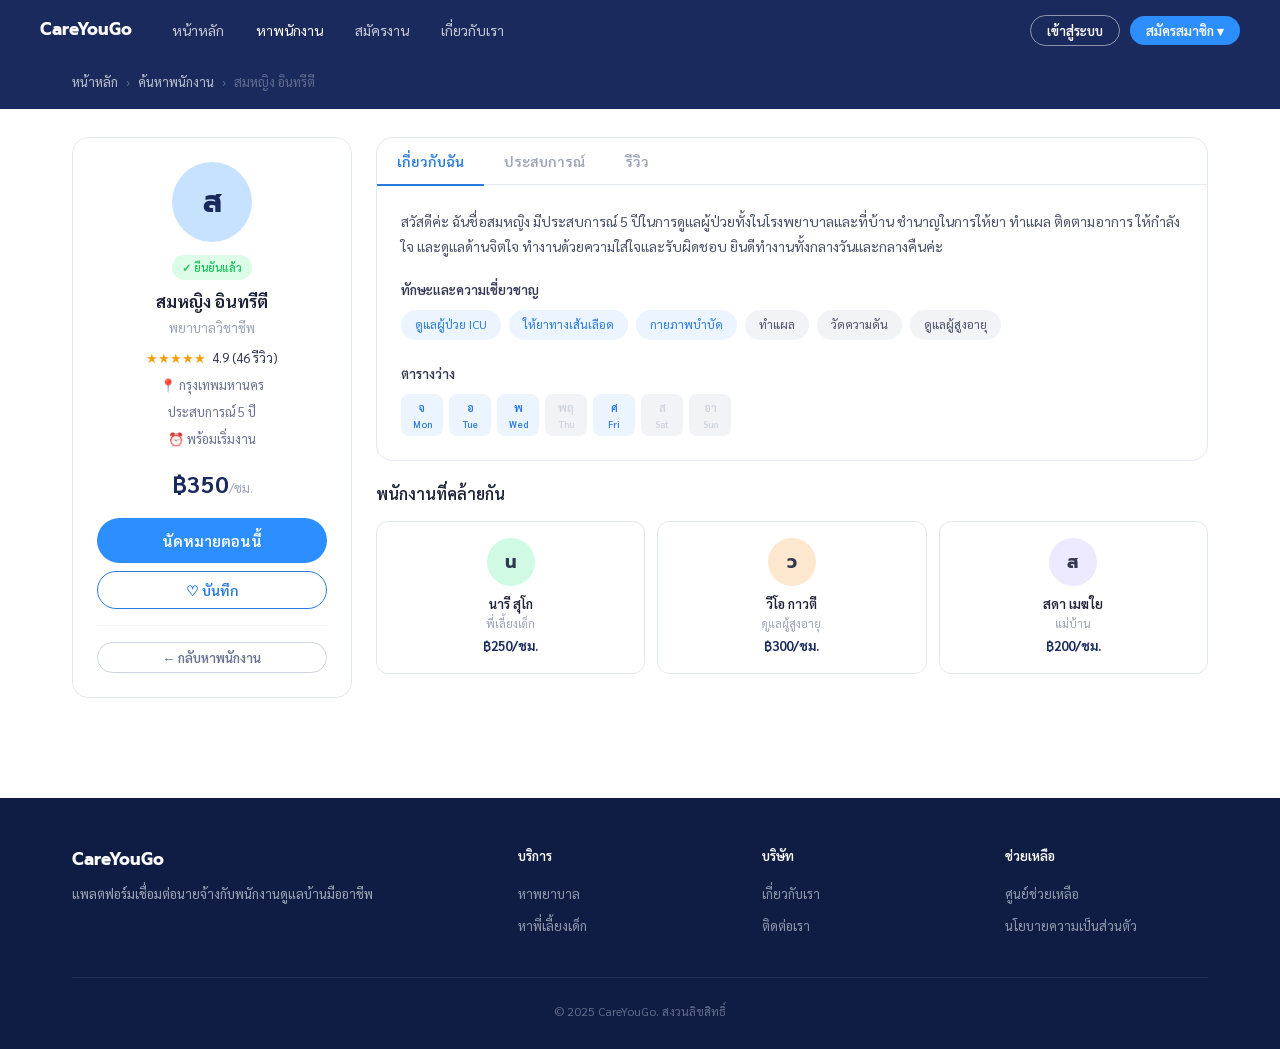
<file: careyougo/public/pages/profile.html>
<!DOCTYPE html>
<html lang="th">
<head>
<meta charset="UTF-8"/>
<meta name="viewport" content="width=device-width,initial-scale=1.0"/>
<title>โปรไฟล์พนักงาน — CareYouGo</title>
<link rel="stylesheet" href="../css/style.css"/>
<link href="https://fonts.googleapis.com/css2?family=Sarabun:wght@300;400;500;600;700&family=Prompt:wght@500;600;700&display=swap" rel="stylesheet"/>
</head>
<body>

<nav class="navbar">
  <div class="navbar-brand" style="cursor:pointer;" onclick="location.href='../index.html'">CareYouGo</div>
  <ul class="navbar-nav">
    <li><a href="../index.html">หน้าหลัก</a></li>
    <li><a href="browse.html" class="active">หาพนักงาน</a></li>
    <li><a href="register.html">สมัครงาน</a></li>
    <li><a href="about.html">เกี่ยวกับเรา</a></li>
  </ul>
  <div class="navbar-actions">
    <button class="btn btn-outline-white btn-sm" onclick="location.href='login.html'">เข้าสู่ระบบ</button>
    <div class="nav-dropdown">
      <button class="btn btn-primary btn-sm" onclick="this.closest('.nav-dropdown').classList.toggle('open')">สมัครสมาชิก ▾</button>
      <div class="nav-dropdown-menu">
        <button class="nav-dropdown-item" onclick="location.href='register-customer.html'">👩‍💼 สมัครเป็นลูกค้า</button>
        <div class="nav-dropdown-divider"></div>
        <button class="nav-dropdown-item" onclick="location.href='register.html'">🧹 สมัครเป็นฟรีแลนซ์</button>
      </div>
    </div>
  </div>
  <div class="nav-hamburger" onclick="toggleMenu()"><span></span><span></span><span></span></div>
</nav>

<!-- BREADCRUMB -->
<div style="background:var(--navy);padding:12px 0 0;">
  <div class="container">
    <div class="breadcrumb">
      <a href="../index.html">หน้าหลัก</a><span>›</span>
      <a href="browse.html">ค้นหาพนักงาน</a><span>›</span>
      <span id="breadcrumb-name">โปรไฟล์</span>
    </div>
  </div>
</div>

<!-- PROFILE LAYOUT -->
<div class="container">
  <div class="profile-page-layout">

    <!-- Sidebar -->
    <div class="profile-sidebar">
      <div class="prof-avatar" id="prof-avatar">ส</div>
      <div class="prof-verified">✓ ยืนยันแล้ว</div>
      <div class="prof-name" id="prof-name">สมหญิง อินทรีตี</div>
      <div class="prof-role" id="prof-role">พยาบาลวิชาชีพ</div>
      <div class="prof-rating">
        <span class="stars">★★★★★</span>
        <span id="prof-rating">4.9 (46 รีวิว)</span>
      </div>
      <div class="prof-meta">
        <div class="prof-meta-item">📍 กรุงเทพมหานคร</div>
        <div class="prof-meta-item" id="prof-sub">ประสบการณ์ 5 ปี</div>
        <div class="prof-meta-item">⏰ พร้อมเริ่มงาน</div>
      </div>
      <div class="prof-price" id="prof-price">฿350<span>/ชม.</span></div>
      <div class="prof-actions">
        <button class="btn btn-primary btn-full btn-lg" onclick="openContactModal()">นัดหมายตอนนี้</button>
        <button class="btn btn-outline btn-full" id="save-btn" onclick="toggleSave()">♡ บันทึก</button>
      </div>
      <div style="margin-top:16px;padding-top:16px;border-top:1px solid var(--gray-100);">
        <button class="btn btn-outline-gray btn-full btn-sm" onclick="location.href='browse.html'">← กลับหาพนักงาน</button>
      </div>
    </div>

    <!-- Main -->
    <div class="prof-main">
      <div class="prof-card">
        <div class="tab-wrap">
          <div class="tabs">
            <button class="tab-btn active" onclick="switchTab(this,'tab-about')">เกี่ยวกับฉัน</button>
            <button class="tab-btn" onclick="switchTab(this,'tab-exp')">ประสบการณ์</button>
            <button class="tab-btn" onclick="switchTab(this,'tab-reviews')">รีวิว</button>
          </div>

          <!-- About -->
          <div id="tab-about" class="tab-pane active">
            <p class="prof-about-text" id="prof-about">
              สวัสดีค่ะ ฉันชื่อสมหญิง มีประสบการณ์ 5 ปีในการดูแลผู้ป่วยทั้งในโรงพยาบาลและที่บ้าน ชำนาญในการให้ยา ทำแผล ติดตามอาการ ให้กำลังใจ และดูแลด้านจิตใจ ทำงานด้วยความใส่ใจและรับผิดชอบ ยินดีทำงานทั้งกลางวันและกลางคืนค่ะ
            </p>
            <div class="prof-section-label">ทักษะและความเชี่ยวชาญ</div>
            <div class="skill-list" style="margin-bottom:24px;" id="prof-skills">
              <span class="skill-pill" style="background:var(--blue-light);color:var(--blue);">ดูแลผู้ป่วย ICU</span>
              <span class="skill-pill" style="background:var(--blue-light);color:var(--blue);">ให้ยาทางเส้นเลือด</span>
              <span class="skill-pill" style="background:var(--blue-light);color:var(--blue);">กายภาพบำบัด</span>
              <span class="skill-pill">ทำแผล</span>
              <span class="skill-pill">วัดความดัน</span>
              <span class="skill-pill">ดูแลผู้สูงอายุ</span>
            </div>
            <div class="prof-section-label">ตารางว่าง</div>
            <div class="avail-grid">
              <div class="avail-day">จ<br/><small>Mon</small></div>
              <div class="avail-day">อ<br/><small>Tue</small></div>
              <div class="avail-day">พ<br/><small>Wed</small></div>
              <div class="avail-day off">พฤ<br/><small>Thu</small></div>
              <div class="avail-day">ศ<br/><small>Fri</small></div>
              <div class="avail-day off">ส<br/><small>Sat</small></div>
              <div class="avail-day off">อา<br/><small>Sun</small></div>
            </div>
          </div>

          <!-- Experience -->
          <div id="tab-exp" class="tab-pane">
            <div style="display:flex;flex-direction:column;gap:20px;">
              <div style="display:flex;gap:16px;">
                <div style="width:44px;height:44px;border-radius:var(--r-sm);background:var(--blue-light);display:flex;align-items:center;justify-content:center;font-size:20px;flex-shrink:0;">🏥</div>
                <div>
                  <div style="font-size:14px;font-weight:600;color:var(--gray-800);">พยาบาลวิชาชีพ — โรงพยาบาลจุฬา</div>
                  <div style="font-size:12px;color:var(--gray-400);margin-bottom:4px;">2562 — 2566 (3 ปี)</div>
                  <div style="font-size:13px;color:var(--gray-500);">ดูแลผู้ป่วยในแผนก ICU ให้ยา ทำแผล ติดตามอาการ</div>
                </div>
              </div>
              <div style="display:flex;gap:16px;">
                <div style="width:44px;height:44px;border-radius:var(--r-sm);background:#D1FAE5;display:flex;align-items:center;justify-content:center;font-size:20px;flex-shrink:0;">🏠</div>
                <div>
                  <div style="font-size:14px;font-weight:600;color:var(--gray-800);">พยาบาลดูแลที่บ้าน — CareYouGo</div>
                  <div style="font-size:12px;color:var(--gray-400);margin-bottom:4px;">2566 — ปัจจุบัน (2 ปี)</div>
                  <div style="font-size:13px;color:var(--gray-500);">ดูแลผู้ป่วยและผู้สูงอายุที่บ้าน รับงานมากกว่า 40 ครั้ง</div>
                </div>
              </div>
            </div>
            <div style="margin-top:24px;">
              <div class="prof-section-label">การศึกษา / ใบรับรอง</div>
              <div style="display:flex;flex-direction:column;gap:12px;margin-top:8px;">
                <div style="display:flex;align-items:center;gap:12px;font-size:13px;">
                  <span style="font-size:18px;">🎓</span>
                  <div><div style="font-weight:600;color:var(--gray-700);">ปริญญาตรี พยาบาลศาสตร์</div><div style="color:var(--gray-400);">มหาวิทยาลัยมหิดล, 2561</div></div>
                </div>
                <div style="display:flex;align-items:center;gap:12px;font-size:13px;">
                  <span style="font-size:18px;">📜</span>
                  <div><div style="font-weight:600;color:var(--gray-700);">ใบอนุญาตประกอบวิชาชีพพยาบาล</div><div style="color:var(--gray-400);">สภาพยาบาล, 2562</div></div>
                </div>
              </div>
            </div>
          </div>

          <!-- Reviews -->
          <div id="tab-reviews" class="tab-pane">
            <div style="display:flex;align-items:center;gap:20px;margin-bottom:24px;padding:20px;background:var(--gray-50);border-radius:var(--r-md);">
              <div style="text-align:center;">
                <div style="font-size:40px;font-weight:700;font-family:'Prompt',sans-serif;color:var(--gray-800);">4.9</div>
                <div style="color:var(--amber);font-size:18px;">★★★★★</div>
                <div style="font-size:12px;color:var(--gray-400);">46 รีวิว</div>
              </div>
              <div style="flex:1;">
                <div style="display:flex;align-items:center;gap:8px;margin-bottom:4px;font-size:12px;"><span>5★</span><div style="flex:1;height:7px;background:var(--gray-200);border-radius:4px;overflow:hidden;"><div style="width:88%;height:100%;background:var(--amber);"></div></div><span style="color:var(--gray-400);">88%</span></div>
                <div style="display:flex;align-items:center;gap:8px;margin-bottom:4px;font-size:12px;"><span>4★</span><div style="flex:1;height:7px;background:var(--gray-200);border-radius:4px;overflow:hidden;"><div style="width:10%;height:100%;background:var(--amber);"></div></div><span style="color:var(--gray-400);">10%</span></div>
                <div style="display:flex;align-items:center;gap:8px;font-size:12px;"><span>3★</span><div style="flex:1;height:7px;background:var(--gray-200);border-radius:4px;overflow:hidden;"><div style="width:2%;height:100%;background:var(--amber);"></div></div><span style="color:var(--gray-400);">2%</span></div>
              </div>
            </div>
            <div id="reviews-list">
              <div class="review-item"><div class="review-header"><div class="reviewer-av">👩</div><div><div class="reviewer-name">คุณนภา ก.</div><div class="reviewer-stars">★★★★★</div></div><div class="reviewer-date">5 พย. 2567</div></div><p class="review-text">บริการดีมาก ดูแลคุณแม่อย่างทะนุถนอม ให้ยาตรงเวลา ประทับใจมากค่ะ</p></div>
              <div class="review-item"><div class="review-header"><div class="reviewer-av">👨</div><div><div class="reviewer-name">คุณประสิทธิ์ ว.</div><div class="reviewer-stars">★★★★★</div></div><div class="reviewer-date">12 ตค. 2567</div></div><p class="review-text">พยาบาลมืออาชีพ ใจเย็น อดทน ดูแลคุณพ่อได้ดีมาก จะจ้างซ้ำแน่นอนครับ</p></div>
              <div class="review-item"><div class="review-header"><div class="reviewer-av">👩</div><div><div class="reviewer-name">คุณสมหมาย ล.</div><div class="reviewer-stars">★★★★★</div></div><div class="reviewer-date">1 กย. 2567</div></div><p class="review-text">ขอบคุณมากค่ะ ดูแลผู้ป่วยได้ดีเกินความคาดหมาย สุภาพ เป็นกันเอง ไว้ใจได้มากค่ะ</p></div>
            </div>
            <!-- Review form -->
            <div style="margin-top:28px;padding-top:24px;border-top:1px solid var(--gray-100);">
              <div style="font-size:15px;font-weight:600;color:var(--gray-800);margin-bottom:14px;">เขียนรีวิว</div>
              <div style="display:flex;gap:6px;margin-bottom:12px;" id="star-rating">
                <span class="star-btn" data-v="1" onclick="setStars(1)" style="font-size:24px;cursor:pointer;color:var(--gray-300);">★</span>
                <span class="star-btn" data-v="2" onclick="setStars(2)" style="font-size:24px;cursor:pointer;color:var(--gray-300);">★</span>
                <span class="star-btn" data-v="3" onclick="setStars(3)" style="font-size:24px;cursor:pointer;color:var(--gray-300);">★</span>
                <span class="star-btn" data-v="4" onclick="setStars(4)" style="font-size:24px;cursor:pointer;color:var(--gray-300);">★</span>
                <span class="star-btn" data-v="5" onclick="setStars(5)" style="font-size:24px;cursor:pointer;color:var(--gray-300);">★</span>
              </div>
              <textarea class="form-textarea" id="review-text" placeholder="เขียนความคิดเห็นของคุณ..." style="min-height:80px;margin-bottom:10px;"></textarea>
              <button class="btn btn-primary" onclick="submitReview()">ส่งรีวิว</button>
            </div>
          </div>
        </div>
      </div>

      <!-- Similar workers -->
      <div style="margin-top:20px;">
        <div style="font-size:16px;font-weight:600;color:var(--gray-800);margin-bottom:14px;">พนักงานที่คล้ายกัน</div>
        <div id="similar-workers" style="display:grid;grid-template-columns:repeat(3,1fr);gap:12px;"></div>
      </div>
    </div>
  </div>
</div>

<!-- CONTACT MODAL -->
<div id="contact-modal" style="display:none;position:fixed;inset:0;background:rgba(0,0,0,0.5);z-index:400;align-items:center;justify-content:center;">
  <div style="background:white;border-radius:var(--r-xl);padding:32px;max-width:440px;width:90%;position:relative;box-shadow:var(--shadow-lg);">
    <button onclick="closeContactModal()" style="position:absolute;top:14px;right:16px;background:none;border:none;font-size:20px;cursor:pointer;color:var(--gray-400);">✕</button>
    <div style="font-size:18px;font-weight:700;margin-bottom:4px;">📅 นัดหมาย</div>
    <div style="font-size:13px;color:var(--gray-400);margin-bottom:20px;" id="modal-worker-name">สมหญิง อินทรีตี</div>
    <div class="form-group"><label class="form-label">วันที่ต้องการ</label><input class="form-input" type="date" id="book-date"/></div>
    <div class="form-row">
      <div class="form-group"><label class="form-label">เวลาเริ่ม</label><input class="form-input" type="time" value="08:00" id="book-start"/></div>
      <div class="form-group"><label class="form-label">เวลาสิ้นสุด</label><input class="form-input" type="time" value="17:00" id="book-end"/></div>
    </div>
    <div class="form-group"><label class="form-label">ที่อยู่</label><input class="form-input" type="text" placeholder="บ้านเลขที่ ถนน แขวง เขต..."/></div>
    <div class="form-group"><label class="form-label">หมายเหตุ</label><textarea class="form-textarea" style="min-height:70px;" placeholder="รายละเอียดงานเพิ่มเติม..."></textarea></div>
    <button class="btn btn-primary btn-full btn-lg" onclick="confirmBooking()">✅ ยืนยันการนัดหมาย</button>
  </div>
</div>

<!-- FOOTER -->
<footer class="footer" style="margin-top:40px;">
  <div class="container">
    <div class="footer-grid">
      <div><div class="footer-brand">CareYouGo</div><p class="footer-desc">แพลตฟอร์มเชื่อมต่อนายจ้างกับพนักงานดูแลบ้านมืออาชีพ</p></div>
      <div><div class="footer-col-title">บริการ</div><ul class="footer-links"><li><a href="browse.html">หาพยาบาล</a></li><li><a href="browse.html">หาพี่เลี้ยงเด็ก</a></li></ul></div>
      <div><div class="footer-col-title">บริษัท</div><ul class="footer-links"><li><a href="#">เกี่ยวกับเรา</a></li><li><a href="#">ติดต่อเรา</a></li></ul></div>
      <div><div class="footer-col-title">ช่วยเหลือ</div><ul class="footer-links"><li><a href="#">ศูนย์ช่วยเหลือ</a></li><li><a href="#">นโยบายความเป็นส่วนตัว</a></li></ul></div>
    </div>
    <div class="footer-bottom">© 2025 CareYouGo. สงวนลิขสิทธิ์</div>
  </div>
</footer>

<script src="../js/app.js"></script>
<script>
const WORKERS_DATA = [
  { id:1, init:'ส', name:'สมหญิง อินทรีตี', role:'พยาบาลวิชาชีพ',   sub:'ประสบการณ์ 5 ปี', rating:4.9, rcount:46,  price:350, verified:true, color:'#C7E2FF' },
  { id:2, init:'น', name:'นารี สุโก',        role:'พี่เลี้ยงเด็ก',   sub:'ประสบการณ์ 7 ปี', rating:4.8, rcount:132, price:250, verified:true, color:'#D1FAE5' },
  { id:3, init:'ว', name:'วีโอ กาวตี',       role:'ดูแลผู้สูงอายุ',  sub:'ประสบการณ์ 3 ปี', rating:5.0, rcount:81,  price:300, verified:true, color:'#FDE8CF' },
  { id:4, init:'ส', name:'สดา เมฆใย',        role:'แม่บ้าน',         sub:'ประสบการณ์ 2 ปี', rating:4.7, rcount:137, price:200, verified:true, color:'#EDE9FE' },
  { id:5, init:'พ', name:'พิมพ์รัก วิรัตน์', role:'พี่เลี้ยงเด็ก',   sub:'ประสบการณ์ 8 ปี', rating:4.9, rcount:55,  price:380, verified:true, color:'#FCE7F3' },
  { id:6, init:'น', name:'นภา อิตี',         role:'แม่บ้านพรีเมียม', sub:'ประสบการณ์ 6 ปี', rating:4.6, rcount:70,  price:220, verified:true, color:'#DBEAFE' },
  { id:7, init:'ก', name:'กนกวรรณ อินนาก',   role:'พยาบาล',          sub:'ประสบการณ์ 9 ปี', rating:4.9, rcount:70,  price:320, verified:true, color:'#D1FAE5' },
  { id:8, init:'ร', name:'รัตน์ สงสยาน',     role:'แม่บ้านทั่วไป',   sub:'ประสบการณ์ 4 ปี', rating:4.8, rcount:162, price:340, verified:false,color:'#FEF3C7' },
  { id:9, init:'อ', name:'อรุณี ไฝดี',       role:'ดูแลผู้ป่วย',     sub:'ประสบการณ์ 5 ปี', rating:4.7, rcount:135, price:210, verified:true, color:'#E0E7FF' },
];

let selectedStars = 0;
let saved = false;

function setStars(n) {
  selectedStars = n;
  document.querySelectorAll('.star-btn').forEach(s => {
    s.style.color = parseInt(s.dataset.v) <= n ? 'var(--amber)' : 'var(--gray-300)';
  });
}

function submitReview() {
  if (!selectedStars) { toast('กรุณาให้คะแนนก่อนนะคะ ⭐'); return; }
  const txt = document.getElementById('review-text').value.trim();
  if (!txt) { toast('กรุณาเขียนรีวิวก่อนนะคะ'); return; }
  const stars = '★'.repeat(selectedStars) + '☆'.repeat(5 - selectedStars);
  const html = `<div class="review-item"><div class="review-header"><div class="reviewer-av">😊</div><div><div class="reviewer-name">คุณ (ฉัน)</div><div class="reviewer-stars">${stars}</div></div><div class="reviewer-date">วันนี้</div></div><p class="review-text">${txt}</p></div>`;
  document.getElementById('reviews-list').insertAdjacentHTML('afterbegin', html);
  document.getElementById('review-text').value = '';
  setStars(0);
  toast('ส่งรีวิวสำเร็จ! ขอบคุณค่ะ 🙏');
}

function toggleSave() {
  saved = !saved;
  const btn = document.getElementById('save-btn');
  btn.textContent = saved ? '💙 บันทึกแล้ว' : '♡ บันทึก';
  btn.className = saved ? 'btn btn-primary btn-full' : 'btn btn-outline btn-full';
  toast(saved ? 'บันทึกในรายการโปรดแล้ว 💙' : 'ลบออกจากรายการโปรดแล้ว');
}

function openContactModal() {
  const modal = document.getElementById('contact-modal');
  modal.style.display = 'flex';
  // set default date to tomorrow
  const d = new Date(); d.setDate(d.getDate()+1);
  document.getElementById('book-date').value = d.toISOString().split('T')[0];
}
function closeContactModal() { document.getElementById('contact-modal').style.display = 'none'; }
function confirmBooking() {
  const date = document.getElementById('book-date').value;
  if (!date) { toast('กรุณาเลือกวันที่'); return; }
  closeContactModal();
  toast('ส่งคำขอนัดหมายสำเร็จ! 🎉 รอการยืนยันจากพนักงาน');
}

function switchTab(btn, paneId) {
  const wrap = btn.closest('.tab-wrap');
  wrap.querySelectorAll('.tab-btn').forEach(b => b.classList.remove('active'));
  wrap.querySelectorAll('.tab-pane').forEach(p => p.classList.remove('active'));
  btn.classList.add('active');
  document.getElementById(paneId).classList.add('active');
}

function toggleMenu() { document.querySelector('.navbar').classList.toggle('menu-open'); }

function loadWorker() {
  const id = parseInt(localStorage.getItem('selectedWorker') || 1);
  const w = WORKERS_DATA.find(x => x.id === id) || WORKERS_DATA[0];
  document.getElementById('prof-avatar').textContent = w.init;
  document.getElementById('prof-avatar').style.background = w.color;
  document.getElementById('prof-name').textContent = w.name;
  document.getElementById('prof-role').textContent = w.role;
  document.getElementById('prof-rating').textContent = `${w.rating} (${w.rcount} รีวิว)`;
  document.getElementById('prof-sub').textContent = w.sub;
  document.getElementById('prof-price').innerHTML = `฿${w.price}<span>/ชม.</span>`;
  document.getElementById('breadcrumb-name').textContent = w.name;
  document.getElementById('modal-worker-name').textContent = w.name;
  document.title = `${w.name} — CareYouGo`;

  // Similar workers (same role, different id)
  const similar = WORKERS_DATA.filter(x => x.id !== w.id).slice(0, 3);
  document.getElementById('similar-workers').innerHTML = similar.map(s => `
    <div style="background:white;border:1px solid var(--gray-200);border-radius:var(--r-md);padding:16px;cursor:pointer;transition:all .2s;text-align:center;" onclick="selectWorker(${s.id})"
      onmouseover="this.style.boxShadow='var(--shadow-md)';this.style.borderColor='var(--blue)'"
      onmouseout="this.style.boxShadow='';this.style.borderColor='var(--gray-200)'">
      <div style="width:48px;height:48px;border-radius:50%;background:${s.color};display:flex;align-items:center;justify-content:center;font-size:18px;font-weight:700;font-family:'Prompt',sans-serif;margin:0 auto 8px;">${s.init}</div>
      <div style="font-size:13px;font-weight:600;color:var(--gray-800);">${s.name}</div>
      <div style="font-size:11px;color:var(--gray-400);margin-bottom:4px;">${s.role}</div>
      <div style="font-size:13px;font-weight:700;color:var(--navy);">฿${s.price}/ชม.</div>
    </div>
  `).join('');
}

function selectWorker(id) {
  localStorage.setItem('selectedWorker', id);
  loadWorker();
  window.scrollTo({top:0, behavior:'smooth'});
}

// Close modal when clicking outside
document.getElementById('contact-modal').addEventListener('click', function(e) {
  if (e.target === this) closeContactModal();
});

document.addEventListener('DOMContentLoaded', loadWorker);
</script>
<script>document.addEventListener("click",function(e){if(!e.target.closest(".nav-dropdown")){document.querySelectorAll(".nav-dropdown.open").forEach(d=>d.classList.remove("open"));}});</script>
</body>
</html>
</file>
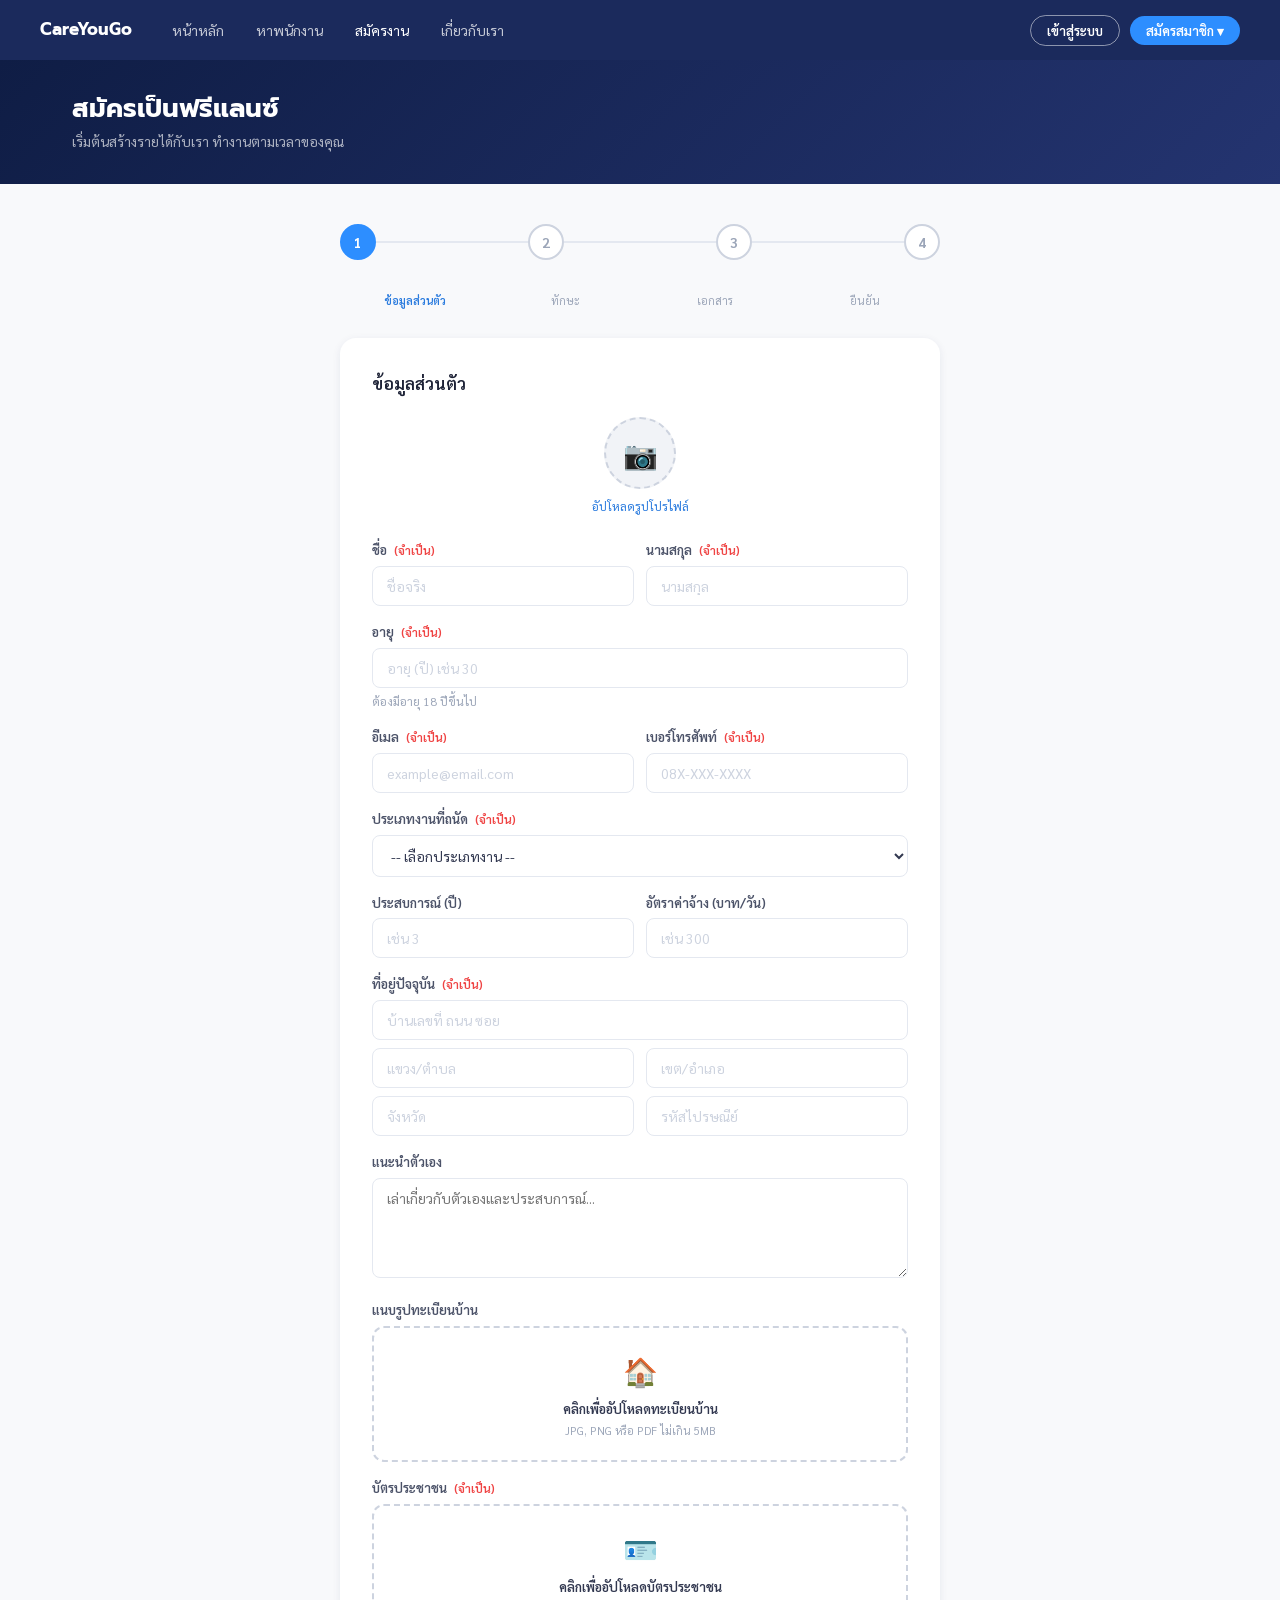
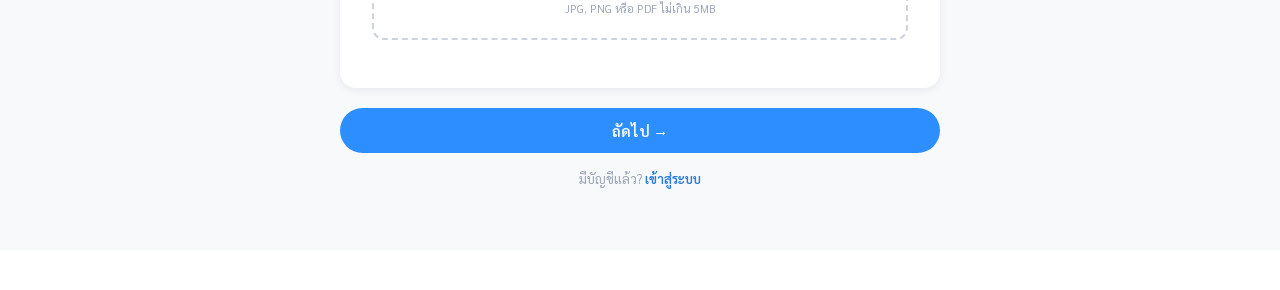
<file: careyougo/public/pages/register.html>
<!DOCTYPE html>
<html lang="th">
<head>
<meta charset="UTF-8"/>
<meta name="viewport" content="width=device-width,initial-scale=1.0"/>
<title>สมัครเป็นฟรีแลนซ์ — CareYouGo</title>
<link rel="stylesheet" href="../css/style.css"/>
<link href="https://fonts.googleapis.com/css2?family=Sarabun:wght@300;400;500;600;700&family=Prompt:wght@500;600;700&display=swap" rel="stylesheet"/>
</head>
<body>

<nav class="navbar">
  <div class="navbar-brand" onclick="location.href='../index.html'" style="cursor:pointer;">CareYouGo</div>
  <ul class="navbar-nav">
    <li><a href="../index.html">หน้าหลัก</a></li>
    <li><a href="browse.html">หาพนักงาน</a></li>
    <li><a href="register.html" class="active">สมัครงาน</a></li>
    <li><a href="about.html">เกี่ยวกับเรา</a></li>
  </ul>
  <div class="navbar-actions">
    <button class="btn btn-outline-white btn-sm" onclick="location.href='login.html'">เข้าสู่ระบบ</button>
    <div class="nav-dropdown">
      <button class="btn btn-primary btn-sm" onclick="this.closest('.nav-dropdown').classList.toggle('open')">สมัครสมาชิก ▾</button>
      <div class="nav-dropdown-menu">
        <button class="nav-dropdown-item" onclick="location.href='register-customer.html'">👩‍💼 สมัครเป็นลูกค้า</button>
        <div class="nav-dropdown-divider"></div>
        <button class="nav-dropdown-item" onclick="location.href='register.html'">🧹 สมัครเป็นฟรีแลนซ์</button>
      </div>
    </div>
  </div>
  <div class="nav-hamburger" onclick="toggleMenu()"><span></span><span></span><span></span></div>
</nav>

<div class="register-page">
  <div class="register-hero">
    <div class="container">
      <h1>สมัครเป็นฟรีแลนซ์</h1>
      <p>เริ่มต้นสร้างรายได้กับเรา ทำงานตามเวลาของคุณ</p>
    </div>
  </div>

  <div class="register-body">
    <!-- Step indicator -->
    <div class="step-indicator">
      <div class="si-dot active" id="si-1">1</div>
      <div class="si-line" id="sl-1"></div>
      <div class="si-dot" id="si-2">2</div>
      <div class="si-line" id="sl-2"></div>
      <div class="si-dot" id="si-3">3</div>
      <div class="si-line" id="sl-3"></div>
      <div class="si-dot" id="si-4">4</div>
    </div>
    <div class="si-labels">
      <span class="si-label active" id="slbl-1">ข้อมูลส่วนตัว</span>
      <span class="si-label" id="slbl-2">ทักษะ</span>
      <span class="si-label" id="slbl-3">เอกสาร</span>
      <span class="si-label" id="slbl-4">ยืนยัน</span>
    </div>

    <!-- ===== STEP 1: ข้อมูลส่วนตัว ===== -->
    <div id="reg-step-1" class="reg-card">
      <div class="reg-card-title">ข้อมูลส่วนตัว</div>

      <div class="avatar-upload">
        <div class="avatar-circle" onclick="toast('เลือกรูปภาพ...')">📷</div>
        <div class="avatar-upload-label">อัปโหลดรูปโปรไฟล์</div>
      </div>

      <div class="form-row">
        <div class="form-group">
          <label class="form-label">ชื่อ <span class="req">(จำเป็น)</span></label>
          <input class="form-input" id="f-firstname" type="text" placeholder="ชื่อจริง"/>
        </div>
        <div class="form-group">
          <label class="form-label">นามสกุล <span class="req">(จำเป็น)</span></label>
          <input class="form-input" id="f-lastname" type="text" placeholder="นามสกุล"/>
        </div>
      </div>

      <div class="form-group">
        <label class="form-label">อายุ <span class="req">(จำเป็น)</span></label>
        <input class="form-input" id="f-age" type="number" min="18" max="70" placeholder="อายุ (ปี) เช่น 30"/>
        <div class="form-hint">ต้องมีอายุ 18 ปีขึ้นไป</div>
      </div>

      <div class="form-row">
        <div class="form-group">
          <label class="form-label">อีเมล <span class="req">(จำเป็น)</span></label>
          <input class="form-input" id="f-email" type="email" placeholder="example@email.com"/>
        </div>
        <div class="form-group">
          <label class="form-label">เบอร์โทรศัพท์ <span class="req">(จำเป็น)</span></label>
          <input class="form-input" id="f-phone" type="tel" placeholder="08X-XXX-XXXX"/>
        </div>
      </div>

      <div class="form-group">
        <label class="form-label">ประเภทงานที่ถนัด <span class="req">(จำเป็น)</span></label>
        <select class="form-select" id="f-jobtype">
          <option value="">-- เลือกประเภทงาน --</option>
          <option>พยาบาลวิชาชีพ</option>
          <option>พี่เลี้ยงเด็ก</option>
          <option>ดูแลผู้สูงอายุ</option>
          <option>แม่บ้านทั่วไป</option>
          <option>แม่บ้านพรีเมียม</option>
          <option>ดูแลผู้ป่วย</option>
        </select>
      </div>

      <div class="form-row">
        <div class="form-group">
          <label class="form-label">ประสบการณ์ (ปี)</label>
          <input class="form-input" id="f-exp" type="number" placeholder="เช่น 3" min="0"/>
        </div>
        <div class="form-group">
          <label class="form-label">อัตราค่าจ้าง (บาท/วัน)</label>
          <input class="form-input" id="f-wage" type="number" placeholder="เช่น 300"/>
        </div>
      </div>

      <div class="form-group">
        <label class="form-label">ที่อยู่ปัจจุบัน <span class="req">(จำเป็น)</span></label>
        <input class="form-input" id="f-addr1" type="text" placeholder="บ้านเลขที่ ถนน ซอย" style="margin-bottom:8px;"/>
        <div class="form-row">
          <input class="form-input" id="f-district" type="text" placeholder="แขวง/ตำบล"/>
          <input class="form-input" id="f-amphoe" type="text" placeholder="เขต/อำเภอ"/>
        </div>
        <div class="form-row" style="margin-top:8px;">
          <input class="form-input" id="f-province" type="text" placeholder="จังหวัด"/>
          <input class="form-input" id="f-zipcode" type="text" placeholder="รหัสไปรษณีย์"/>
        </div>
      </div>

      <div class="form-group">
        <label class="form-label">แนะนำตัวเอง</label>
        <textarea class="form-textarea" id="f-bio" placeholder="เล่าเกี่ยวกับตัวเองและประสบการณ์..."></textarea>
      </div>

      <!-- แนบรูปทะเบียนบ้าน -->
      <div class="form-group">
        <label class="form-label">แนบรูปทะเบียนบ้าน</label>
        <div class="file-upload-box" id="box-housebook" onclick="markFile('box-housebook','lbl-housebook')">
          <input type="file" accept="image/*,.pdf" onchange="markFile('box-housebook','lbl-housebook',this)"/>
          <div class="upload-icon">🏠</div>
          <div class="upload-label" id="lbl-housebook">คลิกเพื่ออัปโหลดทะเบียนบ้าน</div>
          <div class="upload-hint">JPG, PNG หรือ PDF ไม่เกิน 5MB</div>
        </div>
      </div>

      <!-- บัตรประชาชน -->
      <div class="form-group">
        <label class="form-label">บัตรประชาชน <span class="req">(จำเป็น)</span></label>
        <div class="file-upload-box" id="box-idcard" onclick="markFile('box-idcard','lbl-idcard')">
          <input type="file" accept="image/*,.pdf" onchange="markFile('box-idcard','lbl-idcard',this)"/>
          <div class="upload-icon">🪪</div>
          <div class="upload-label" id="lbl-idcard">คลิกเพื่ออัปโหลดบัตรประชาชน</div>
          <div class="upload-hint">JPG, PNG หรือ PDF ไม่เกิน 5MB</div>
        </div>
      </div>
    </div>

    <!-- ===== STEP 2: ทักษะ ===== -->
    <div id="reg-step-2" class="reg-card" style="display:none;">
      <div class="reg-card-title">ทักษะและความเชี่ยวชาญ</div>

      <div class="form-group">
        <label class="form-label">ทักษะหลัก <span class="req">(อย่างน้อย 1 อัน)</span></label>
        <div style="display:flex;flex-wrap:wrap;gap:10px;margin-top:8px;" id="skill-list">
          <label class="skill-checkbox"><input type="checkbox" value="ดูแลผู้ป่วย" onchange="countSkills()"/> ดูแลผู้ป่วย</label>
          <label class="skill-checkbox"><input type="checkbox" value="ให้ยา" onchange="countSkills()"/> ให้ยา</label>
          <label class="skill-checkbox"><input type="checkbox" value="ทำแผล" onchange="countSkills()"/> ทำแผล</label>
          <label class="skill-checkbox"><input type="checkbox" value="กายภาพบำบัด" onchange="countSkills()"/> กายภาพบำบัด</label>
          <label class="skill-checkbox"><input type="checkbox" value="ทำอาหารเพื่อสุขภาพ" onchange="countSkills()"/> ทำอาหารเพื่อสุขภาพ</label>
          <label class="skill-checkbox"><input type="checkbox" value="ดูแลเด็กทารก" onchange="countSkills()"/> ดูแลเด็กทารก</label>
          <label class="skill-checkbox"><input type="checkbox" value="ซักรีด" onchange="countSkills()"/> ซักรีด</label>
          <label class="skill-checkbox"><input type="checkbox" value="ทำความสะอาด" onchange="countSkills()"/> ทำความสะอาด</label>
          <label class="skill-checkbox"><input type="checkbox" value="วัดความดัน" onchange="countSkills()"/> วัดความดัน</label>
          <label class="skill-checkbox"><input type="checkbox" value="ดูแลผู้สูงอายุ" onchange="countSkills()"/> ดูแลผู้สูงอายุ</label>
        </div>
        <div id="skill-count-msg" style="font-size:12px;color:var(--gray-400);margin-top:8px;">เลือกแล้ว 0 ทักษะ</div>
      </div>

      <div class="form-group" style="margin-top:20px;">
        <label class="form-label">พื้นที่ทำงาน <span class="req">(จำเป็น)</span></label>
        <select class="form-select" id="f-area">
          <option value="">-- เลือกพื้นที่ --</option>
          <option>กรุงเทพมหานคร</option>
          <option>นนทบุรี</option>
          <option>ปทุมธานี</option>
          <option>สมุทรปราการ</option>
          <option>สมุทรสาคร</option>
          <option>นครปฐม</option>
          <option>เชียงใหม่</option>
          <option>ขอนแก่น</option>
          <option>ภูเก็ต</option>
          <option>อื่นๆ</option>
        </select>
      </div>

      <div class="form-group">
        <label class="form-label">วันที่พร้อมทำงาน</label>
        <div style="display:flex;gap:8px;margin-top:8px;flex-wrap:wrap;">
          <div class="avail-day" onclick="toggleDay(this)">จ<br/><small>Mon</small></div>
          <div class="avail-day" onclick="toggleDay(this)">อ<br/><small>Tue</small></div>
          <div class="avail-day" onclick="toggleDay(this)">พ<br/><small>Wed</small></div>
          <div class="avail-day" onclick="toggleDay(this)">พฤ<br/><small>Thu</small></div>
          <div class="avail-day" onclick="toggleDay(this)">ศ<br/><small>Fri</small></div>
          <div class="avail-day off" onclick="toggleDay(this)">ส<br/><small>Sat</small></div>
          <div class="avail-day off" onclick="toggleDay(this)">อา<br/><small>Sun</small></div>
        </div>
      </div>
      <div class="form-row" style="margin-top:16px;">
        <div class="form-group"><label class="form-label">เวลาเริ่มทำงาน</label><input class="form-input" type="time" value="08:00"/></div>
        <div class="form-group"><label class="form-label">เวลาเลิกทำงาน</label><input class="form-input" type="time" value="17:00"/></div>
      </div>
    </div>

    <!-- ===== STEP 3: เอกสาร ===== -->
    <div id="reg-step-3" class="reg-card" style="display:none;">
      <div class="reg-card-title">อัปโหลดเอกสารเพิ่มเติม</div>
      <p style="font-size:13px;color:var(--gray-400);margin-bottom:20px;">เอกสารจะถูกใช้สำหรับการตรวจสอบตัวตนเท่านั้น ตามข้อ 4 ของสัญญาฟรีแลนซ์</p>

      <div style="display:flex;flex-direction:column;gap:16px;">
        <div class="form-group">
          <label class="form-label">ใบรับรองคุณวุฒิ / ใบอนุญาตประกอบวิชาชีพ</label>
          <div class="file-upload-box" id="box-cert" onclick="markFile('box-cert','lbl-cert')">
            <input type="file" accept="image/*,.pdf" onchange="markFile('box-cert','lbl-cert',this)"/>
            <div class="upload-icon">📋</div>
            <div class="upload-label" id="lbl-cert">คลิกเพื่ออัปโหลด</div>
            <div class="upload-hint">เช่น ใบประกอบวิชาชีพพยาบาล / ประกาศนียบัตร</div>
          </div>
        </div>
        <div class="form-group">
          <label class="form-label">ใบรับรองสุขภาพ</label>
          <div class="file-upload-box" id="box-health" onclick="markFile('box-health','lbl-health')">
            <input type="file" accept="image/*,.pdf" onchange="markFile('box-health','lbl-health',this)"/>
            <div class="upload-icon">🏥</div>
            <div class="upload-label" id="lbl-health">คลิกเพื่ออัปโหลด</div>
            <div class="upload-hint">ใบตรวจสุขภาพไม่เกิน 6 เดือน</div>
          </div>
        </div>
        <div class="form-group">
          <label class="form-label">เอกสารอื่นๆ (ถ้ามี)</label>
          <div class="file-upload-box" id="box-other" onclick="markFile('box-other','lbl-other')">
            <input type="file" accept="image/*,.pdf" onchange="markFile('box-other','lbl-other',this)"/>
            <div class="upload-icon">📎</div>
            <div class="upload-label" id="lbl-other">คลิกเพื่ออัปโหลด</div>
            <div class="upload-hint">เอกสารประกอบอื่นๆ ที่เกี่ยวข้อง</div>
          </div>
        </div>
      </div>
    </div>

    <!-- ===== STEP 4: ยืนยัน ===== -->
    <div id="reg-step-4" class="reg-card" style="display:none;text-align:center;">
      <div style="font-size:64px;margin-bottom:16px;">🎉</div>
      <div class="reg-card-title" style="text-align:center;">ยืนยันการสมัครสมาชิก</div>
      <p style="font-size:13px;color:var(--gray-400);margin-bottom:24px;line-height:1.7;">ข้อมูลจะถูกตรวจสอบภายใน 1-3 วันทำการ</p>
      <div style="background:var(--gray-50);border-radius:var(--r-md);padding:20px;text-align:left;margin-bottom:24px;">
        <div style="display:flex;justify-content:space-between;padding:8px 0;border-bottom:1px solid var(--gray-200);font-size:13px;"><span style="color:var(--gray-400);">ประเภทบัญชี</span><span style="font-weight:600;">ฟรีแลนซ์</span></div>
        <div style="display:flex;justify-content:space-between;padding:8px 0;font-size:13px;"><span style="color:var(--gray-400);">สถานะ</span><span class="badge-new">รอตรวจสอบ</span></div>
      </div>

      <!-- Terms Consent -->
      <div class="consent-box" style="text-align:left;">
        <div style="font-size:13px;font-weight:700;color:var(--gray-700);margin-bottom:10px;">📜 ข้อตกลงการใช้งาน</div>
        <label class="consent-check" id="consent-freelance">
          <input type="checkbox" id="chk-terms-fl" onchange="checkConsent()"/>
          <span>ฉันได้อ่านและยอมรับ <a href="terms.html#freelance" target="_blank">ข้อตกลงและเงื่อนไขการสมัครเข้าร่วมเป็นผู้ให้บริการอิสระ (สำหรับฟรีแลนซ์)</a> ครบทุกข้อแล้ว</span>
        </label>
      </div>
      <div id="consent-error" style="color:var(--red);font-size:12px;display:none;margin-bottom:8px;">⚠️ กรุณายินยอมข้อตกลงก่อนสมัคร</div>
    </div>

    <!-- Buttons -->
    <div style="display:flex;gap:12px;margin-top:20px;">
      <button id="reg-prev" class="btn btn-outline-gray btn-lg" onclick="regPrev()" style="display:none;">← ย้อนกลับ</button>
      <button id="reg-next" class="btn btn-primary btn-lg" style="flex:1;" onclick="regNextValidate()">ถัดไป →</button>
    </div>
    <div style="text-align:center;margin-top:16px;font-size:13px;color:var(--gray-400);">
      มีบัญชีแล้ว? <a href="login.html" style="color:var(--blue);font-weight:600;">เข้าสู่ระบบ</a>
    </div>
  </div>
</div>

<script src="../js/app.js"></script>
<script>
// ===== skill checkbox style =====
document.querySelectorAll('.skill-checkbox').forEach(lbl => {
  lbl.style.cssText = 'display:flex;align-items:center;gap:6px;font-size:13px;cursor:pointer;padding:8px 14px;border:1.5px solid var(--gray-200);border-radius:9999px;transition:all .2s;';
  lbl.querySelector('input').addEventListener('change', function() {
    lbl.style.borderColor = this.checked ? 'var(--blue-btn)' : 'var(--gray-200)';
    lbl.style.background  = this.checked ? 'var(--blue-light)' : '';
    lbl.style.color       = this.checked ? 'var(--blue)' : '';
  });
});

function countSkills() {
  const n = document.querySelectorAll('#skill-list input:checked').length;
  document.getElementById('skill-count-msg').textContent = `เลือกแล้ว ${n} ทักษะ`;
  document.getElementById('skill-count-msg').style.color = n > 0 ? 'var(--green)' : 'var(--gray-400)';
}

function markFile(boxId, lblId, input) {
  if (input && input.files && input.files[0]) {
    document.getElementById(boxId).classList.add('has-file');
    document.getElementById(lblId).textContent = '✓ ' + input.files[0].name;
  }
}

function toggleDay(el) {
  el.classList.toggle('off');
}

function checkConsent() {
  document.getElementById('consent-error').style.display = 'none';
}

function toggleMenu() { document.querySelector('.navbar').classList.toggle('menu-open'); }

// ===== Step validation =====
let regStep = 1;
const REG_TOTAL = 4;

function regNextValidate() {
  if (regStep === 1) {
    const required = [
      { id:'f-firstname', label:'ชื่อ' },
      { id:'f-lastname',  label:'นามสกุล' },
      { id:'f-age',       label:'อายุ' },
      { id:'f-email',     label:'อีเมล' },
      { id:'f-phone',     label:'เบอร์โทรศัพท์' },
      { id:'f-jobtype',   label:'ประเภทงาน' },
      { id:'f-addr1',     label:'ที่อยู่' },
    ];
    for (const f of required) {
      const el = document.getElementById(f.id);
      if (!el || !el.value.trim()) {
        toast(`⚠️ กรุณากรอก${f.label}`);
        el && el.focus();
        return;
      }
    }
    if (parseInt(document.getElementById('f-age').value) < 18) {
      toast('⚠️ ต้องมีอายุ 18 ปีขึ้นไป'); return;
    }
    if (!document.getElementById('box-idcard').classList.contains('has-file')) {
      toast('⚠️ กรุณาแนบบัตรประชาชน'); return;
    }
  }
  if (regStep === 2) {
    const skills = document.querySelectorAll('#skill-list input:checked').length;
    if (skills < 1) { toast('⚠️ กรุณาเลือกทักษะอย่างน้อย 1 อัน'); return; }
    if (!document.getElementById('f-area').value) { toast('⚠️ กรุณาเลือกพื้นที่ทำงาน'); return; }
  }
  if (regStep === REG_TOTAL) {
    if (!document.getElementById('chk-terms-fl').checked) {
      document.getElementById('consent-error').style.display = 'block';
      return;
    }
    toast('สมัครสมาชิกสำเร็จ! 🎉 กรุณารอการตรวจสอบ 1-3 วันทำการ');
    setTimeout(() => location.href = 'login.html', 1600);
    return;
  }
  regStep++; renderRegStep();
}

function regPrev() { if (regStep > 1) { regStep--; renderRegStep(); } }

function renderRegStep() {
  for (let i = 1; i <= REG_TOTAL; i++) {
    const dot  = document.getElementById('si-' + i);
    const line = document.getElementById('sl-' + i);
    const lbl  = document.getElementById('slbl-' + i);
    const pane = document.getElementById('reg-step-' + i);
    if (dot)  { dot.className = 'si-dot' + (i < regStep ? ' done' : i === regStep ? ' active' : ''); dot.textContent = i < regStep ? '✓' : i; }
    if (line) line.className = 'si-line' + (i < regStep ? ' done' : '');
    if (lbl)  lbl.className  = 'si-label' + (i === regStep ? ' active' : '');
    if (pane) pane.style.display = i === regStep ? 'block' : 'none';
  }
  document.getElementById('reg-prev').style.display = regStep > 1 ? 'inline-flex' : 'none';
  document.getElementById('reg-next').textContent = regStep === REG_TOTAL ? '✅ สมัครสมาชิก' : 'ถัดไป →';
  window.scrollTo({ top: 0, behavior: 'smooth' });
}
</script>
<script>document.addEventListener("click",function(e){if(!e.target.closest(".nav-dropdown")){document.querySelectorAll(".nav-dropdown.open").forEach(d=>d.classList.remove("open"));}});</script>
</body>
</html>
</file>
<file: careyougo/public/css/style.css>
@import url('https://fonts.googleapis.com/css2?family=Sarabun:wght@300;400;500;600;700&family=Prompt:wght@500;600;700&display=swap');

:root {
  --navy: #1B2A5C;
  --navy-dark: #0F1D45;
  --navy-mid: #243470;
  --blue: #2A7BDE;
  --blue-bright: #3B8FF5;
  --blue-light: #EBF4FF;
  --blue-btn: #2D8EFF;
  --teal: #00C6C6;
  --white: #FFFFFF;
  --gray-50: #F8F9FB;
  --gray-100: #F1F3F7;
  --gray-200: #E4E8F0;
  --gray-300: #CDD3DF;
  --gray-400: #9BA5B8;
  --gray-500: #6B7590;
  --gray-600: #4B5268;
  --gray-700: #323850;
  --gray-800: #1E2337;
  --green: #22C55E;
  --green-light: #DCFCE7;
  --amber: #F59E0B;
  --red: #EF4444;
  --shadow-xs: 0 1px 4px rgba(27, 42, 92, 0.06);
  --shadow-sm: 0 2px 8px rgba(27, 42, 92, 0.08);
  --shadow-md: 0 4px 20px rgba(27, 42, 92, 0.12);
  --shadow-lg: 0 8px 40px rgba(27, 42, 92, 0.16);
  --r-sm: 8px;
  --r-md: 12px;
  --r-lg: 16px;
  --r-xl: 20px;
  --r-full: 9999px;
}

* {
  margin: 0;
  padding: 0;
  box-sizing: border-box;
}

html {
  scroll-behavior: smooth;
}

body {
  font-family: 'Sarabun', sans-serif;
  color: var(--gray-700);
  background: var(--white);
  font-size: 15px;
  line-height: 1.6;
}

h1,
h2,
h3,
h4,
h5 {
  font-family: 'Prompt', sans-serif;
  line-height: 1.3;
}

a {
  text-decoration: none;
  color: inherit;
}

img {
  max-width: 100%;
  display: block;
}

button {
  cursor: pointer;
  font-family: 'Sarabun', sans-serif;
  border: none;
  outline: none;
}

input,
select,
textarea {
  font-family: 'Sarabun', sans-serif;
  outline: none;
}

/* hamburger hidden on desktop */
.nav-hamburger {
  display: none;
}

.mobile-filter-btn {
  display: none;
}

.page.active {
  display: block;
}

/* ===== NAVBAR ===== */
.navbar {
  position: sticky;
  top: 0;
  z-index: 200;
  background: var(--navy);
  height: 60px;
  display: flex;
  align-items: center;
  padding: 0 40px;
  gap: 40px;
}

.navbar-brand {
  font-family: 'Prompt', sans-serif;
  font-size: 17px;
  font-weight: 700;
  color: var(--white);
  white-space: nowrap;
  cursor: pointer;
}

.navbar-nav {
  display: flex;
  align-items: center;
  gap: 32px;
  list-style: none;
  flex: 1;
}

.navbar-nav a {
  font-size: 14px;
  color: rgba(255, 255, 255, 0.75);
  transition: color .2s;
  cursor: pointer;
}

.navbar-nav a:hover,
.navbar-nav a.active {
  color: var(--white);
}

.navbar-actions {
  display: flex;
  align-items: center;
  gap: 10px;
  margin-left: auto;
}

/* ===== BUTTONS ===== */
.btn {
  display: inline-flex;
  align-items: center;
  justify-content: center;
  gap: 6px;
  padding: 9px 22px;
  border-radius: var(--r-full);
  font-size: 14px;
  font-weight: 600;
  cursor: pointer;
  transition: all .2s;
  white-space: nowrap;
}

.btn-primary {
  background: var(--blue-btn);
  color: var(--white);
  border: none;
}

.btn-primary:hover {
  background: #1a7af0;
}

.btn-white {
  background: var(--white);
  color: var(--navy);
  border: none;
}

.btn-white:hover {
  background: #f0f4ff;
}

.btn-outline-white {
  background: transparent;
  color: var(--white);
  border: 1.5px solid rgba(255, 255, 255, 0.5);
}

.btn-outline-white:hover {
  background: rgba(255, 255, 255, 0.1);
}

.btn-outline {
  background: transparent;
  color: var(--blue);
  border: 1.5px solid var(--blue);
}

.btn-outline:hover {
  background: var(--blue-light);
}

.btn-outline-gray {
  background: transparent;
  color: var(--gray-500);
  border: 1.5px solid var(--gray-300);
}

.btn-outline-gray:hover {
  border-color: var(--blue);
  color: var(--blue);
}

.btn-sm {
  padding: 6px 16px;
  font-size: 13px;
}

.btn-lg {
  padding: 13px 32px;
  font-size: 15px;
}

.btn-full {
  width: 100%;
}

/* ===== CONTAINER ===== */
.container {
  max-width: 1200px;
  margin: 0 auto;
  padding: 0 32px;
}

/* ===== HERO ===== */
.hero {
  background: linear-gradient(160deg, var(--navy-dark) 0%, var(--navy-mid) 50%, #1e3a8a 100%);
  padding: 80px 0 90px;
  color: var(--white);
  position: relative;
  overflow: hidden;
}

.hero::after {
  content: '';
  position: absolute;
  bottom: -1px;
  left: 0;
  right: 0;
  height: 60px;
  background: var(--white);
  clip-path: ellipse(60% 100% at 50% 100%);
}

.hero-eyebrow {
  font-size: 13px;
  color: rgba(255, 255, 255, 0.6);
  letter-spacing: 0.5px;
  margin-bottom: 16px;
}

.hero-title {
  font-size: 44px;
  font-weight: 700;
  color: var(--white);
  margin-bottom: 16px;
  line-height: 1.2;
}

.hero-subtitle {
  font-size: 15px;
  color: rgba(255, 255, 255, 0.7);
  margin-bottom: 10px;
  line-height: 1.7;
}

.hero-tags {
  font-size: 13px;
  color: rgba(255, 255, 255, 0.55);
  margin-bottom: 36px;
}

.hero-tags span {
  color: rgba(255, 255, 255, 0.8);
}

.hero-cta {
  display: flex;
  gap: 12px;
  flex-wrap: wrap;
  margin-bottom: 52px;
}

.hero-stats {
  display: flex;
  gap: 40px;
}

.hero-stat strong {
  display: block;
  font-family: 'Prompt', sans-serif;
  font-size: 22px;
  font-weight: 700;
}

.hero-stat span {
  font-size: 12px;
  color: rgba(255, 255, 255, 0.55);
}

/* ===== SECTION ===== */
.section {
  padding: 64px 0;
}

.section-title-sm {
  font-size: 13px;
  color: var(--gray-400);
  letter-spacing: 0.3px;
  margin-bottom: 6px;
}

.section-title {
  font-size: 26px;
  color: var(--gray-800);
  margin-bottom: 8px;
}

.section-sub {
  font-size: 14px;
  color: var(--gray-400);
  margin-bottom: 36px;
}

.section-head {
  display: flex;
  align-items: flex-end;
  justify-content: space-between;
  margin-bottom: 32px;
}

/* ===== SERVICE CARDS ===== */
.services-grid {
  display: grid;
  grid-template-columns: repeat(4, 1fr);
  gap: 16px;
  margin-top: 32px;
}

.service-card {
  background: var(--white);
  border: 1px solid var(--gray-200);
  border-radius: var(--r-lg);
  padding: 24px 20px;
  transition: all .25s;
  cursor: pointer;
}

.service-card:hover {
  box-shadow: var(--shadow-md);
  border-color: var(--blue);
  transform: translateY(-2px);
}

.service-icon {
  font-size: 36px;
  margin-bottom: 12px;
}

.service-name {
  font-size: 14px;
  font-weight: 600;
  color: var(--gray-700);
  margin-bottom: 4px;
}

.service-count {
  font-size: 12px;
  color: var(--gray-400);
}

/* ===== HOW IT WORKS ===== */
.how-section {
  background: var(--gray-50);
}

.steps-row {
  display: grid;
  grid-template-columns: repeat(4, 1fr);
  gap: 24px;
  margin-top: 40px;
}

.step-item {
  text-align: center;
}

.step-circle {
  width: 56px;
  height: 56px;
  border-radius: 50%;
  background: var(--blue-btn);
  color: var(--white);
  display: flex;
  align-items: center;
  justify-content: center;
  font-family: 'Prompt', sans-serif;
  font-size: 20px;
  font-weight: 700;
  margin: 0 auto 16px;
}

.step-label {
  font-size: 13px;
  font-weight: 600;
  color: var(--gray-700);
  margin-bottom: 6px;
}

.step-desc {
  font-size: 12px;
  color: var(--gray-400);
  line-height: 1.6;
}

/* ===== WORKER CARD (homepage) ===== */
.workers-row {
  display: grid;
  grid-template-columns: repeat(4, 1fr);
  gap: 16px;
}

.wcard {
  background: var(--white);
  border: 1px solid var(--gray-200);
  border-radius: var(--r-lg);
  padding: 20px 16px;
  transition: all .25s;
  cursor: pointer;
}

.wcard:hover {
  box-shadow: var(--shadow-md);
  border-color: var(--blue);
  transform: translateY(-3px);
}

.wcard-avatar {
  width: 56px;
  height: 56px;
  border-radius: 50%;
  background: linear-gradient(135deg, var(--blue-light), #c7e2ff);
  display: flex;
  align-items: center;
  justify-content: center;
  font-family: 'Prompt', sans-serif;
  font-size: 20px;
  font-weight: 700;
  color: var(--navy);
  margin: 0 auto 12px;
}

.wcard-name {
  font-size: 14px;
  font-weight: 600;
  color: var(--gray-800);
  text-align: center;
  margin-bottom: 2px;
}

.wcard-role {
  font-size: 12px;
  color: var(--gray-400);
  text-align: center;
  margin-bottom: 8px;
}

.wcard-rating {
  display: flex;
  align-items: center;
  justify-content: center;
  gap: 4px;
  font-size: 12px;
  color: var(--gray-500);
  margin-bottom: 12px;
}

.wcard-rating .stars {
  color: var(--amber);
}

.wcard-price {
  font-size: 15px;
  font-weight: 700;
  color: var(--navy);
  text-align: center;
  margin-bottom: 14px;
}

.wcard-price span {
  font-size: 11px;
  font-weight: 400;
  color: var(--gray-400);
}

.wcard-actions {
  display: flex;
  gap: 8px;
}

.wcard-actions .btn {
  flex: 1;
  font-size: 12px;
  padding: 7px 8px;
}

/* ===== CTA BANNER ===== */
.cta-banner {
  background: linear-gradient(135deg, var(--navy) 0%, var(--navy-mid) 100%);
  padding: 60px 0;
  text-align: center;
  color: var(--white);
}

.cta-banner h2 {
  font-size: 28px;
  margin-bottom: 10px;
}

.cta-banner p {
  font-size: 14px;
  color: rgba(255, 255, 255, 0.65);
  margin-bottom: 28px;
}

/* ===== FOOTER ===== */
.footer {
  background: var(--navy-dark);
  color: rgba(255, 255, 255, 0.6);
  padding: 48px 0 28px;
}

.footer-grid {
  display: grid;
  grid-template-columns: 2fr 1fr 1fr 1fr;
  gap: 40px;
  margin-bottom: 40px;
}

.footer-brand {
  font-family: 'Prompt', sans-serif;
  font-size: 17px;
  font-weight: 700;
  color: var(--white);
  margin-bottom: 10px;
}

.footer-desc {
  font-size: 13px;
  line-height: 1.7;
}

.footer-col-title {
  font-size: 13px;
  font-weight: 600;
  color: var(--white);
  margin-bottom: 14px;
}

.footer-links {
  list-style: none;
  display: flex;
  flex-direction: column;
  gap: 8px;
}

.footer-links a {
  font-size: 13px;
  color: rgba(255, 255, 255, 0.55);
  transition: color .2s;
  cursor: pointer;
}

.footer-links a:hover {
  color: var(--white);
}

.footer-bottom {
  border-top: 1px solid rgba(255, 255, 255, 0.08);
  padding-top: 24px;
  font-size: 12px;
  text-align: center;
  color: rgba(255, 255, 255, 0.35);
}

/* ===== AUTH ===== */
.auth-page {
  min-height: calc(100vh - 60px);
  background: var(--navy);
  display: flex;
  align-items: center;
  justify-content: center;
  padding: 40px 20px;
}

.auth-card {
  background: var(--white);
  border-radius: var(--r-xl);
  padding: 40px;
  width: 100%;
  max-width: 420px;
  box-shadow: var(--shadow-lg);
}

.auth-title {
  font-size: 22px;
  font-weight: 700;
  color: var(--gray-800);
  text-align: center;
  margin-bottom: 24px;
}

.auth-site-name {
  font-family: 'Prompt', sans-serif;
  font-size: 18px;
  font-weight: 700;
  color: var(--navy);
  text-align: center;
  margin-bottom: 4px;
}

.auth-site-sub {
  font-size: 13px;
  color: var(--gray-400);
  text-align: center;
  margin-bottom: 28px;
}

/* ===== FORM ===== */
.form-group {
  margin-bottom: 16px;
}

.form-label {
  display: block;
  font-size: 13px;
  font-weight: 600;
  color: var(--gray-600);
  margin-bottom: 5px;
}

.form-input {
  width: 100%;
  padding: 10px 14px;
  border: 1.5px solid var(--gray-200);
  border-radius: var(--r-sm);
  font-size: 14px;
  color: var(--gray-700);
  transition: border-color .2s;
  background: var(--white);
}

.form-input:focus {
  border-color: var(--blue);
}

.form-input::placeholder {
  color: var(--gray-300);
}

.form-select {
  width: 100%;
  padding: 10px 14px;
  border: 1.5px solid var(--gray-200);
  border-radius: var(--r-sm);
  font-size: 14px;
  color: var(--gray-700);
  background: var(--white);
  transition: border-color .2s;
}

.form-select:focus {
  border-color: var(--blue);
}

.form-textarea {
  width: 100%;
  padding: 10px 14px;
  min-height: 100px;
  resize: vertical;
  border: 1.5px solid var(--gray-200);
  border-radius: var(--r-sm);
  font-size: 14px;
  color: var(--gray-700);
  transition: border-color .2s;
}

.form-textarea:focus {
  border-color: var(--blue);
}

.form-row {
  display: grid;
  grid-template-columns: 1fr 1fr;
  gap: 12px;
}

.form-hint {
  font-size: 12px;
  color: var(--gray-400);
  margin-top: 4px;
}

.form-link {
  color: var(--blue);
  font-size: 13px;
  cursor: pointer;
}

.form-link:hover {
  text-decoration: underline;
}

/* ===== REGISTER PAGE ===== */
.register-page {
  min-height: calc(100vh - 60px);
  background: var(--gray-50);
}

.register-hero {
  background: linear-gradient(135deg, var(--navy-dark), var(--navy-mid));
  padding: 32px 40px;
  color: var(--white);
}

.register-hero h1 {
  font-size: 26px;
  font-weight: 700;
  margin-bottom: 4px;
}

.register-hero p {
  font-size: 14px;
  color: rgba(255, 255, 255, 0.65);
}

.register-body {
  max-width: 640px;
  margin: 40px auto;
  padding: 0 20px 60px;
}

/* ===== STEP INDICATOR ===== */
.step-indicator {
  display: flex;
  align-items: center;
  margin-bottom: 32px;
}

.si-dot {
  width: 36px;
  height: 36px;
  border-radius: 50%;
  flex-shrink: 0;
  display: flex;
  align-items: center;
  justify-content: center;
  font-size: 14px;
  font-weight: 700;
  border: 2px solid var(--gray-300);
  color: var(--gray-400);
  background: var(--white);
  transition: all .3s;
}

.si-dot.active {
  border-color: var(--blue-btn);
  color: var(--white);
  background: var(--blue-btn);
}

.si-dot.done {
  border-color: var(--blue-btn);
  background: var(--blue-btn);
  color: var(--white);
}

.si-line {
  flex: 1;
  height: 2px;
  background: var(--gray-200);
  transition: background .3s;
}

.si-line.done {
  background: var(--blue-btn);
}

.si-labels {
  display: flex;
  justify-content: space-between;
  margin-top: 6px;
  margin-bottom: 28px;
}

.si-label {
  font-size: 11px;
  color: var(--gray-400);
  text-align: center;
  flex: 1;
}

.si-label.active {
  color: var(--blue);
  font-weight: 600;
}

.reg-card {
  background: var(--white);
  border-radius: var(--r-lg);
  padding: 32px;
  box-shadow: var(--shadow-sm);
}

.reg-card-title {
  font-size: 17px;
  font-weight: 600;
  color: var(--gray-800);
  margin-bottom: 20px;
}

/* ===== AVATAR UPLOAD ===== */
.avatar-upload {
  display: flex;
  flex-direction: column;
  align-items: center;
  margin-bottom: 24px;
}

.avatar-circle {
  width: 72px;
  height: 72px;
  border-radius: 50%;
  background: var(--gray-100);
  border: 2px dashed var(--gray-300);
  display: flex;
  align-items: center;
  justify-content: center;
  font-size: 28px;
  cursor: pointer;
  margin-bottom: 8px;
  transition: border-color .2s;
}

.avatar-circle:hover {
  border-color: var(--blue);
}

.avatar-upload-label {
  font-size: 12px;
  color: var(--blue);
  cursor: pointer;
}

/* ===== DOC UPLOAD ===== */
.doc-grid {
  display: grid;
  grid-template-columns: repeat(3, 1fr);
  gap: 12px;
  margin-top: 8px;
}

.doc-box {
  border: 1.5px dashed var(--gray-300);
  border-radius: var(--r-md);
  padding: 20px 12px;
  text-align: center;
  cursor: pointer;
  transition: all .2s;
}

.doc-box:hover {
  border-color: var(--blue);
  background: var(--blue-light);
}

.doc-icon {
  font-size: 24px;
  margin-bottom: 6px;
  color: var(--gray-400);
}

.doc-label {
  font-size: 11px;
  color: var(--gray-500);
}

/* ===== BROWSE WORKERS PAGE ===== */
.browse-hero {
  background: var(--navy);
  padding: 32px 0 28px;
  color: var(--white);
}

.browse-hero h1 {
  font-size: 26px;
  font-weight: 700;
  margin-bottom: 4px;
}

.browse-hero p {
  font-size: 13px;
  color: rgba(255, 255, 255, 0.6);
}

.browse-tags {
  display: flex;
  gap: 8px;
  margin-top: 12px;
  flex-wrap: wrap;
}

.browse-tag {
  background: rgba(255, 255, 255, 0.12);
  color: rgba(255, 255, 255, 0.8);
  padding: 4px 12px;
  border-radius: var(--r-full);
  font-size: 12px;
  cursor: pointer;
  border: 1px solid rgba(255, 255, 255, 0.2);
  transition: all .2s;
}

.browse-tag:hover,
.browse-tag.active {
  background: var(--blue-btn);
  border-color: var(--blue-btn);
  color: var(--white);
}

.search-bar {
  display: flex;
  border: 2px solid var(--gray-200);
  border-radius: var(--r-md);
  overflow: hidden;
  margin-top: 20px;
  background: var(--white);
  transition: border-color .2s;
}

.search-bar:focus-within {
  border-color: var(--blue);
}

.search-bar input {
  flex: 1;
  padding: 11px 16px;
  border: none;
  font-size: 14px;
  color: var(--gray-700);
}

.search-bar button {
  background: var(--blue-btn);
  color: var(--white);
  padding: 11px 24px;
  font-size: 14px;
  font-weight: 600;
  transition: background .2s;
}

.search-bar button:hover {
  background: #1a7af0;
}

.browse-layout {
  display: grid;
  grid-template-columns: 220px 1fr;
  gap: 24px;
  padding: 28px 0 60px;
}

/* ===== FILTER SIDEBAR ===== */
.filter-sidebar {
  background: var(--white);
  border-radius: var(--r-lg);
  padding: 20px;
  border: 1px solid var(--gray-200);
  position: sticky;
  top: 76px;
  align-self: start;
}

.filter-title {
  font-size: 14px;
  font-weight: 700;
  color: var(--gray-700);
  margin-bottom: 16px;
}

.filter-section {
  margin-bottom: 20px;
}

.filter-section-title {
  font-size: 11px;
  font-weight: 600;
  color: var(--gray-400);
  text-transform: uppercase;
  letter-spacing: 0.5px;
  margin-bottom: 10px;
}

.filter-item {
  display: flex;
  align-items: center;
  gap: 8px;
  padding: 5px 0;
  cursor: pointer;
  font-size: 13px;
  color: var(--gray-600);
}

.filter-item input {
  accent-color: var(--blue-btn);
}

.filter-item.selected {
  color: var(--blue);
}

.filter-badge {
  background: var(--blue-light);
  color: var(--blue);
  padding: 2px 8px;
  border-radius: var(--r-full);
  font-size: 11px;
  margin-left: auto;
}

.price-slider input[type=range] {
  width: 100%;
  accent-color: var(--blue-btn);
  margin: 8px 0;
}

.price-row {
  display: flex;
  justify-content: space-between;
  font-size: 12px;
  color: var(--gray-400);
}

/* ===== WORKER CARDS GRID ===== */
.browse-header {
  display: flex;
  align-items: center;
  justify-content: space-between;
  margin-bottom: 16px;
}

.browse-count {
  font-size: 13px;
  color: var(--gray-500);
}

.browse-sort {
  padding: 7px 12px;
  border: 1.5px solid var(--gray-200);
  border-radius: var(--r-sm);
  font-size: 13px;
  color: var(--gray-600);
  background: var(--white);
}

.wgrid {
  display: grid;
  grid-template-columns: repeat(3, 1fr);
  gap: 16px;
}

.bcard {
  background: var(--white);
  border: 1px solid var(--gray-200);
  border-radius: var(--r-lg);
  padding: 20px;
  transition: all .25s;
  cursor: pointer;
  position: relative;
}

.bcard:hover {
  box-shadow: var(--shadow-md);
  border-color: var(--blue);
  transform: translateY(-2px);
}

.bcard-verified {
  position: absolute;
  top: 12px;
  right: 12px;
  background: var(--green-light);
  color: var(--green);
  padding: 3px 8px;
  border-radius: var(--r-full);
  font-size: 11px;
  font-weight: 600;
}

.bcard-avatar {
  width: 60px;
  height: 60px;
  border-radius: 50%;
  background: linear-gradient(135deg, var(--blue-light), #c7e2ff);
  display: flex;
  align-items: center;
  justify-content: center;
  font-family: 'Prompt', sans-serif;
  font-size: 22px;
  font-weight: 700;
  color: var(--navy);
  margin: 0 auto 10px;
}

.bcard-name {
  font-size: 15px;
  font-weight: 600;
  color: var(--gray-800);
  text-align: center;
  margin-bottom: 2px;
}

.bcard-role {
  font-size: 12px;
  color: var(--gray-400);
  text-align: center;
  margin-bottom: 4px;
}

.bcard-sub {
  font-size: 11px;
  color: var(--gray-300);
  text-align: center;
  margin-bottom: 8px;
}

.bcard-rating {
  display: flex;
  align-items: center;
  justify-content: center;
  gap: 4px;
  font-size: 12px;
  color: var(--gray-500);
  margin-bottom: 12px;
}

.bcard-rating .stars {
  color: var(--amber);
}

.bcard-price {
  font-size: 17px;
  font-weight: 700;
  color: var(--navy);
  margin-bottom: 14px;
}

.bcard-price span {
  font-size: 11px;
  font-weight: 400;
  color: var(--gray-400);
}

.bcard-actions {
  display: grid;
  grid-template-columns: 1fr 1fr;
  gap: 8px;
}

.bcard-actions .btn {
  font-size: 12px;
  padding: 7px 0;
}

/* ===== PAGINATION ===== */
.pagination {
  display: flex;
  align-items: center;
  gap: 6px;
  justify-content: center;
  margin-top: 32px;
}

.page-btn {
  width: 36px;
  height: 36px;
  border-radius: var(--r-sm);
  display: flex;
  align-items: center;
  justify-content: center;
  font-size: 13px;
  font-weight: 600;
  cursor: pointer;
  border: 1.5px solid var(--gray-200);
  color: var(--gray-600);
  background: var(--white);
  transition: all .2s;
}

.page-btn:hover {
  border-color: var(--blue);
  color: var(--blue);
}

.page-btn.active {
  background: var(--blue-btn);
  border-color: var(--blue-btn);
  color: var(--white);
}

/* ===== WORKER PROFILE PAGE ===== */
.profile-page-layout {
  display: grid;
  grid-template-columns: 280px 1fr;
  gap: 24px;
  padding: 28px 0 60px;
}

.profile-sidebar {
  background: var(--white);
  border: 1px solid var(--gray-200);
  border-radius: var(--r-lg);
  padding: 24px;
  text-align: center;
  position: sticky;
  top: 76px;
  align-self: start;
}

.prof-avatar {
  width: 80px;
  height: 80px;
  border-radius: 50%;
  background: linear-gradient(135deg, var(--blue-light), #c7e2ff);
  display: flex;
  align-items: center;
  justify-content: center;
  font-family: 'Prompt', sans-serif;
  font-size: 30px;
  font-weight: 700;
  color: var(--navy);
  margin: 0 auto 12px;
}

.prof-verified {
  display: inline-flex;
  align-items: center;
  gap: 5px;
  background: var(--green-light);
  color: var(--green);
  padding: 4px 10px;
  border-radius: var(--r-full);
  font-size: 11px;
  font-weight: 600;
  margin-bottom: 8px;
}

.prof-name {
  font-size: 17px;
  font-weight: 700;
  color: var(--gray-800);
  margin-bottom: 2px;
}

.prof-role {
  font-size: 13px;
  color: var(--gray-400);
  margin-bottom: 10px;
}

.prof-rating {
  display: flex;
  align-items: center;
  justify-content: center;
  gap: 6px;
  font-size: 13px;
  margin-bottom: 6px;
}

.prof-rating .stars {
  color: var(--amber);
}

.prof-meta {
  display: flex;
  flex-direction: column;
  gap: 6px;
  font-size: 13px;
  color: var(--gray-500);
  margin-bottom: 14px;
}

.prof-meta-item {
  display: flex;
  align-items: center;
  justify-content: center;
  gap: 6px;
}

.prof-price {
  font-size: 24px;
  font-weight: 700;
  color: var(--navy);
  margin: 12px 0 16px;
}

.prof-price span {
  font-size: 13px;
  font-weight: 400;
  color: var(--gray-400);
}

.prof-actions {
  display: flex;
  flex-direction: column;
  gap: 8px;
}

/* ===== PROFILE MAIN ===== */
.prof-main {}

.prof-card {
  background: var(--white);
  border: 1px solid var(--gray-200);
  border-radius: var(--r-lg);
  margin-bottom: 16px;
  overflow: hidden;
}

/* ===== TABS ===== */
.tabs {
  display: flex;
  border-bottom: 1.5px solid var(--gray-200);
}

.tab-btn {
  padding: 14px 20px;
  font-size: 14px;
  font-weight: 600;
  color: var(--gray-400);
  background: transparent;
  border: none;
  cursor: pointer;
  border-bottom: 2px solid transparent;
  margin-bottom: -1.5px;
  transition: all .2s;
}

.tab-btn:hover {
  color: var(--gray-700);
}

.tab-btn.active {
  color: var(--blue);
  border-bottom-color: var(--blue);
}

.tab-pane {
  display: none;
  padding: 24px;
}

.tab-pane.active {
  display: block;
}

.prof-about-text {
  font-size: 14px;
  color: var(--gray-600);
  line-height: 1.8;
  margin-bottom: 20px;
}

.prof-section-label {
  font-size: 13px;
  font-weight: 600;
  color: var(--gray-700);
  margin-bottom: 10px;
}

.skill-list {
  display: flex;
  flex-wrap: wrap;
  gap: 8px;
}

.skill-pill {
  background: var(--gray-100);
  color: var(--gray-600);
  padding: 5px 14px;
  border-radius: var(--r-full);
  font-size: 12px;
}

/* ===== AVAILABILITY GRID ===== */
.avail-grid {
  display: flex;
  gap: 6px;
  flex-wrap: wrap;
}

.avail-day {
  background: var(--blue-light);
  color: var(--blue);
  width: 42px;
  height: 42px;
  border-radius: var(--r-sm);
  display: flex;
  flex-direction: column;
  align-items: center;
  justify-content: center;
  font-size: 11px;
  font-weight: 600;
  cursor: pointer;
}

.avail-day.off {
  background: var(--gray-100);
  color: var(--gray-300);
}

/* ===== REVIEWS ===== */
.review-item {
  padding: 16px 0;
  border-bottom: 1px solid var(--gray-100);
}

.review-item:last-child {
  border: none;
}

.review-header {
  display: flex;
  align-items: center;
  gap: 10px;
  margin-bottom: 6px;
}

.reviewer-av {
  width: 36px;
  height: 36px;
  border-radius: 50%;
  background: var(--gray-100);
  display: flex;
  align-items: center;
  justify-content: center;
  font-size: 16px;
}

.reviewer-name {
  font-size: 13px;
  font-weight: 600;
  color: var(--gray-700);
}

.reviewer-stars {
  color: var(--amber);
  font-size: 13px;
}

.reviewer-date {
  font-size: 11px;
  color: var(--gray-300);
  margin-left: auto;
}

.review-text {
  font-size: 13px;
  color: var(--gray-500);
  line-height: 1.7;
}

/* ===== TOAST ===== */
.toast {
  position: fixed;
  bottom: 24px;
  right: 24px;
  z-index: 9999;
  background: var(--navy);
  color: var(--white);
  padding: 12px 20px;
  border-radius: var(--r-md);
  font-size: 13px;
  font-weight: 600;
  box-shadow: var(--shadow-lg);
  animation: toastIn .3s ease;
}

@keyframes toastIn {
  from {
    transform: translateY(16px);
    opacity: 0;
  }

  to {
    transform: none;
    opacity: 1;
  }
}

/* ===== BREADCRUMB ===== */
.breadcrumb {
  display: flex;
  align-items: center;
  gap: 8px;
  font-size: 13px;
  color: rgba(255, 255, 255, 0.5);
  padding-bottom: 16px;
}

.breadcrumb a {
  color: rgba(255, 255, 255, 0.7);
  cursor: pointer;
}

.breadcrumb a:hover {
  color: var(--white);
}

.breadcrumb span {
  color: rgba(255, 255, 255, 0.3);
}

/* ===== BADGE ===== */
.badge-verified {
  background: var(--green-light);
  color: var(--green);
  padding: 3px 8px;
  border-radius: var(--r-full);
  font-size: 11px;
  font-weight: 600;
}

.badge-new {
  background: #FEF3C7;
  color: #92400E;
  padding: 3px 8px;
  border-radius: var(--r-full);
  font-size: 11px;
  font-weight: 600;
}

/* ================================================================
   RESPONSIVE — Tablet (≤1024px)
   ================================================================ */
@media(max-width:1024px) {
  .container {
    padding: 0 20px;
  }

  .navbar {
    padding: 0 20px;
    gap: 24px;
  }

  .navbar-nav {
    gap: 20px;
  }

  .hero-title {
    font-size: 36px;
  }

  .hero-stats {
    gap: 24px;
  }

  .services-grid {
    grid-template-columns: repeat(2, 1fr);
  }

  .steps-row {
    grid-template-columns: repeat(2, 1fr);
  }

  .workers-row {
    grid-template-columns: repeat(2, 1fr);
  }

  .footer-grid {
    grid-template-columns: 1fr 1fr;
    gap: 28px;
  }

  .wgrid {
    grid-template-columns: repeat(2, 1fr);
  }

  .browse-layout {
    grid-template-columns: 200px 1fr;
  }

  .profile-page-layout {
    grid-template-columns: 240px 1fr;
  }
}

/* ================================================================
   RESPONSIVE — Mobile Landscape / Small Tablet (≤768px)
   ================================================================ */
@media(max-width:768px) {

  /* --- Navbar: hamburger style --- */
  .navbar {
    padding: 0 16px;
    gap: 12px;
    position: relative;
  }

  .navbar-nav {
    display: none;
  }

  .navbar-actions {
    gap: 8px;
  }

  .navbar-actions .btn {
    padding: 7px 14px;
    font-size: 13px;
  }

  .navbar-brand {
    font-size: 15px;
  }

  /* Show mobile menu when open */
  .navbar.menu-open .navbar-nav {
    display: flex;
    flex-direction: column;
    gap: 0;
    position: fixed;
    top: 60px;
    left: 0;
    right: 0;
    background: var(--navy-dark);
    padding: 8px 0 16px;
    z-index: 199;
    box-shadow: 0 8px 24px rgba(0, 0, 0, 0.3);
  }

  .navbar.menu-open .navbar-nav li a {
    display: block;
    padding: 12px 20px;
    font-size: 15px;
    border-bottom: 1px solid rgba(255, 255, 255, 0.06);
  }

  /* Hamburger button */
  .nav-hamburger {
    display: flex;
    flex-direction: column;
    justify-content: center;
    gap: 5px;
    width: 36px;
    height: 36px;
    cursor: pointer;
    margin-left: auto;
  }

  .nav-hamburger span {
    display: block;
    width: 22px;
    height: 2px;
    background: rgba(255, 255, 255, 0.8);
    border-radius: 2px;
    transition: all .3s;
  }

  .navbar.menu-open .nav-hamburger span:nth-child(1) {
    transform: translateY(7px) rotate(45deg);
  }

  .navbar.menu-open .nav-hamburger span:nth-child(2) {
    opacity: 0;
  }

  .navbar.menu-open .nav-hamburger span:nth-child(3) {
    transform: translateY(-7px) rotate(-45deg);
  }

  /* Hide login on very small — keep only register */
  .btn-outline-white {
    display: none;
  }

  /* --- Hero --- */
  .hero {
    padding: 48px 0 64px;
  }

  .hero-title {
    font-size: 28px;
  }

  .hero-subtitle {
    font-size: 14px;
  }

  .hero-cta {
    flex-direction: column;
    gap: 10px;
  }

  .hero-cta .btn {
    width: 100%;
    justify-content: center;
  }

  .hero-stats {
    gap: 16px;
    flex-wrap: wrap;
  }

  .hero-stat strong {
    font-size: 18px;
  }

  .hero-stat span {
    font-size: 11px;
  }

  /* --- Services --- */
  .services-grid {
    grid-template-columns: repeat(2, 1fr);
    gap: 12px;
  }

  .section {
    padding: 40px 0;
  }

  .section-title {
    font-size: 22px;
  }

  /* --- Steps --- */
  .steps-row {
    grid-template-columns: repeat(2, 1fr);
    gap: 20px;
  }

  /* --- Workers Row (home) --- */
  .workers-row {
    grid-template-columns: repeat(2, 1fr);
    gap: 12px;
  }

  /* --- Footer --- */
  .footer {
    padding: 36px 0 20px;
  }

  .footer-grid {
    grid-template-columns: 1fr 1fr;
    gap: 20px;
  }

  .footer-brand {
    font-size: 15px;
  }

  /* --- Auth --- */
  .auth-page {
    padding: 24px 16px;
  }

  .auth-card {
    padding: 28px 20px;
  }

  /* --- Register --- */
  .register-hero {
    padding: 24px 20px;
  }

  .register-hero h1 {
    font-size: 22px;
  }

  .register-body {
    padding: 0 0 40px;
    margin: 24px auto;
  }

  .reg-card {
    padding: 20px 16px;
  }

  .form-row {
    grid-template-columns: 1fr;
  }

  .doc-grid {
    grid-template-columns: 1fr;
  }

  /* --- Browse --- */
  .browse-hero {
    padding: 24px 0 20px;
  }

  .browse-hero h1 {
    font-size: 22px;
  }

  .browse-layout {
    grid-template-columns: 1fr;
    padding: 16px 0 40px;
  }

  .filter-sidebar {
    display: none;
  }

  .wgrid {
    grid-template-columns: repeat(2, 1fr);
    gap: 12px;
  }

  .browse-header {
    flex-direction: column;
    align-items: flex-start;
    gap: 10px;
  }

  /* Mobile filter toggle button */
  .mobile-filter-btn {
    display: inline-flex;
    align-items: center;
    gap: 8px;
    padding: 9px 18px;
    border-radius: var(--r-full);
    background: var(--white);
    border: 1.5px solid var(--gray-200);
    font-size: 13px;
    font-weight: 600;
    color: var(--gray-600);
    cursor: pointer;
    margin-bottom: 12px;
  }

  /* --- Profile --- */
  .profile-page-layout {
    grid-template-columns: 1fr;
    gap: 16px;
    padding: 16px 0 40px;
  }

  .profile-sidebar {
    position: static;
  }

  .prof-price {
    font-size: 20px;
  }

  .prof-actions {
    flex-direction: row;
  }

  .prof-actions .btn {
    flex: 1;
  }

  /* --- Breadcrumb --- */
  .breadcrumb {
    font-size: 12px;
    padding-bottom: 12px;
  }

  /* --- Section head --- */
  .section-head {
    flex-direction: column;
    align-items: flex-start;
    gap: 8px;
  }
}

/* ================================================================
   RESPONSIVE — Mobile Portrait (≤480px)
   ================================================================ */
@media(max-width:480px) {
  .container {
    padding: 0 14px;
  }

  .navbar {
    height: 54px;
  }

  /* Hero */
  .hero {
    padding: 36px 0 52px;
  }

  .hero-title {
    font-size: 24px;
    line-height: 1.25;
  }

  .hero-eyebrow {
    font-size: 12px;
  }

  .hero-subtitle {
    font-size: 13px;
  }

  .hero-tags {
    font-size: 12px;
  }

  .hero-stats {
    gap: 12px;
  }

  .hero-stat strong {
    font-size: 16px;
  }

  /* Services */
  .services-grid {
    grid-template-columns: 1fr 1fr;
    gap: 10px;
  }

  .service-card {
    padding: 16px 12px;
  }

  .service-icon {
    font-size: 28px;
  }

  .service-name {
    font-size: 13px;
  }

  .service-icon-img {
    width: 72px;
    height: 72px;
    border-radius: 50%;
    object-fit: cover;
    object-position: center;
    margin: 0 auto 14px;
    display: block;
    border: 3px solid var(--blue-light);
    box-shadow: var(--shadow-sm);
    transition: transform .25s, border-color .25s;
  }

  .service-card:hover .service-icon-img {
    transform: scale(1.06);
    border-color: var(--blue-btn);
  }

  /* Steps */
  .steps-row {
    grid-template-columns: 1fr;
    gap: 16px;
  }

  .step-item {
    display: flex;
    align-items: flex-start;
    gap: 14px;
    text-align: left;
  }

  .step-circle {
    width: 44px;
    height: 44px;
    font-size: 17px;
    flex-shrink: 0;
    margin: 0;
  }

  /* Workers */
  .workers-row {
    grid-template-columns: 1fr;
    gap: 12px;
  }

  .wcard {
    display: flex;
    align-items: center;
    gap: 14px;
    padding: 14px;
  }

  .wcard-avatar {
    width: 48px;
    height: 48px;
    font-size: 16px;
    margin: 0;
    flex-shrink: 0;
  }

  .wcard-name,
  .wcard-role,
  .wcard-rating,
  .wcard-price {
    text-align: left;
  }

  .wcard-price {
    margin-bottom: 0;
  }

  .wcard-info {
    flex: 1;
  }

  .wcard-actions {
    margin-top: 10px;
    width: 100%;
  }

  /* Browse grid */
  .wgrid {
    grid-template-columns: 1fr;
    gap: 12px;
  }

  .bcard {
    display: flex;
    align-items: flex-start;
    gap: 14px;
    padding: 14px 12px;
  }

  .bcard-avatar {
    width: 52px;
    height: 52px;
    font-size: 18px;
    flex-shrink: 0;
    margin: 0;
  }

  .bcard-body {
    flex: 1;
    min-width: 0;
  }

  .bcard-name,
  .bcard-role,
  .bcard-sub,
  .bcard-rating,
  .bcard-price {
    text-align: left;
  }

  .bcard-verified {
    top: 10px;
    right: 10px;
    font-size: 10px;
  }

  .bcard-actions {
    margin-top: 10px;
  }

  /* CTA */
  .cta-banner {
    padding: 40px 0;
  }

  .cta-banner h2 {
    font-size: 22px;
  }

  .cta-banner p {
    font-size: 13px;
  }

  /* Footer */
  .footer-grid {
    grid-template-columns: 1fr;
    gap: 20px;
  }

  /* Auth */
  .auth-card {
    padding: 24px 16px;
    border-radius: var(--r-lg);
  }

  .auth-title {
    font-size: 18px;
  }

  /* Register */
  .step-indicator {
    gap: 0;
  }

  .si-dot {
    width: 30px;
    height: 30px;
    font-size: 12px;
  }

  .si-label {
    font-size: 10px;
  }

  .avatar-circle {
    width: 60px;
    height: 60px;
    font-size: 22px;
  }

  /* Profile */
  .tabs {
    overflow-x: auto;
    -webkit-overflow-scrolling: touch;
  }

  .tab-btn {
    padding: 12px 14px;
    font-size: 13px;
    white-space: nowrap;
  }

  .prof-actions {
    flex-direction: column;
  }

  /* Search bar */
  .search-bar {
    flex-direction: column;
    border-radius: var(--r-md);
  }

  .search-bar input {
    border-bottom: 1px solid var(--gray-200);
    border-radius: 0;
  }

  .search-bar button {
    border-radius: 0 0 var(--r-md) var(--r-md);
    padding: 12px;
  }

  /* Pagination */
  .pagination {
    gap: 4px;
  }

  .page-btn {
    width: 30px;
    height: 30px;
    font-size: 12px;
  }
}

/* ===== EXTRA FIXES ===== */
.nav-hamburger {
  display: none;
}

.mobile-filter-btn {
  display: none;
}

@media(max-width:768px) {
  .nav-hamburger {
    display: flex;
    flex-direction: column;
    justify-content: center;
    gap: 5px;
    width: 36px;
    height: 36px;
    cursor: pointer;
    margin-left: 8px;
  }

  .nav-hamburger span {
    display: block;
    width: 22px;
    height: 2px;
    background: rgba(255, 255, 255, 0.85);
    border-radius: 2px;
    transition: all .3s;
  }

  .navbar.menu-open .navbar-nav {
    display: flex;
    flex-direction: column;
    position: fixed;
    top: 60px;
    left: 0;
    right: 0;
    background: var(--navy-dark);
    padding: 8px 0 16px;
    z-index: 199;
    box-shadow: 0 8px 24px rgba(0, 0, 0, 0.3);
  }

  .navbar.menu-open .navbar-nav li a {
    display: block;
    padding: 12px 20px;
    font-size: 15px;
    border-bottom: 1px solid rgba(255, 255, 255, 0.06);
  }

  .navbar.menu-open .nav-hamburger span:nth-child(1) {
    transform: translateY(7px) rotate(45deg);
  }

  .navbar.menu-open .nav-hamburger span:nth-child(2) {
    opacity: 0;
  }

  .navbar.menu-open .nav-hamburger span:nth-child(3) {
    transform: translateY(-7px) rotate(-45deg);
  }

  .btn-outline-white {
    display: none;
  }

  .mobile-filter-btn {
    display: inline-flex;
    align-items: center;
    gap: 8px;
    padding: 9px 18px;
    border-radius: var(--r-full);
    background: var(--white);
    border: 1.5px solid var(--gray-200);
    font-size: 13px;
    font-weight: 600;
    color: var(--gray-600);
    cursor: pointer;
    margin-bottom: 12px;
  }

  #contact-modal>div {
    margin: 0 16px;
  }
}

/* ===== REQUIRED LABEL ===== */
.req {
  color: #EF4444;
  font-size: 12px;
  font-weight: 600;
  margin-left: 4px;
}

.form-label .req {
  font-size: 12px;
}

/* ===== REGISTER TYPE CHOOSER ===== */
.reg-type-grid {
  display: grid;
  grid-template-columns: 1fr 1fr;
  gap: 16px;
  margin: 24px 0;
}

.reg-type-card {
  border: 2px solid var(--gray-200);
  border-radius: var(--r-lg);
  padding: 28px 20px;
  text-align: center;
  cursor: pointer;
  transition: all .25s;
}

.reg-type-card:hover {
  border-color: var(--blue);
  background: var(--blue-light);
}

.reg-type-card.selected {
  border-color: var(--blue-btn);
  background: var(--blue-light);
}

.reg-type-icon {
  font-size: 40px;
  margin-bottom: 12px;
}

.reg-type-title {
  font-size: 16px;
  font-weight: 700;
  color: var(--gray-800);
  margin-bottom: 6px;
}

.reg-type-desc {
  font-size: 13px;
  color: var(--gray-500);
  line-height: 1.6;
}

/* ===== TERMS PAGE ===== */
.terms-body {
  max-width: 800px;
  margin: 0 auto;
  padding: 40px 24px 80px;
}

.terms-section {
  background: white;
  border: 1px solid var(--gray-200);
  border-radius: var(--r-lg);
  padding: 28px;
  margin-bottom: 20px;
}

.terms-section-title {
  font-size: 16px;
  font-weight: 700;
  color: var(--navy);
  margin-bottom: 16px;
  padding-bottom: 12px;
  border-bottom: 2px solid var(--blue-light);
}

.terms-item {
  margin-bottom: 16px;
}

.terms-item-title {
  font-size: 14px;
  font-weight: 700;
  color: var(--gray-800);
  margin-bottom: 6px;
}

.terms-item-body {
  font-size: 13px;
  color: var(--gray-600);
  line-height: 1.85;
}

.terms-highlight {
  background: #FFF7ED;
  border-left: 3px solid var(--amber);
  padding: 10px 14px;
  border-radius: 0 var(--r-sm) var(--r-sm) 0;
  margin-top: 8px;
  font-size: 13px;
  color: #92400E;
}

.terms-warning {
  background: #FEF2F2;
  border-left: 3px solid var(--red);
  padding: 10px 14px;
  border-radius: 0 var(--r-sm) var(--r-sm) 0;
  margin-top: 8px;
  font-size: 13px;
  color: #991B1B;
}

/* ===== ABOUT PAGE ===== */
.about-hero {
  background: linear-gradient(135deg, var(--navy-dark), var(--navy-mid));
  padding: 60px 0;
  color: white;
  text-align: center;
}

.about-hero h1 {
  font-size: 36px;
  margin-bottom: 12px;
}

.about-hero p {
  font-size: 16px;
  opacity: .75;
}

.about-tabs {
  display: flex;
  gap: 0;
  border-bottom: 2px solid var(--gray-200);
  overflow-x: auto;
  margin-bottom: 40px;
}

.about-tab {
  padding: 14px 24px;
  font-size: 14px;
  font-weight: 600;
  color: var(--gray-500);
  background: none;
  border: none;
  border-bottom: 2px solid transparent;
  margin-bottom: -2px;
  cursor: pointer;
  white-space: nowrap;
  transition: all .2s;
}

.about-tab.active {
  color: var(--blue);
  border-bottom-color: var(--blue);
}

.about-pane {
  display: none;
}

.about-pane.active {
  display: block;
}

/* ===== JOB POST PAGE ===== */
.job-post-layout {
  max-width: 760px;
  margin: 0 auto;
  padding: 40px 20px 80px;
}

.price-input-wrap {
  display: flex;
  align-items: center;
  border: 1.5px solid var(--gray-200);
  border-radius: var(--r-sm);
  overflow: hidden;
  transition: border-color .2s;
}

.price-input-wrap:focus-within {
  border-color: var(--blue);
}

.price-prefix {
  padding: 0 14px;
  background: var(--gray-50);
  color: var(--gray-500);
  font-weight: 600;
  height: 44px;
  display: flex;
  align-items: center;
  border-right: 1px solid var(--gray-200);
  font-size: 14px;
}

.price-suffix {
  padding: 0 14px;
  background: var(--gray-50);
  color: var(--gray-500);
  font-size: 13px;
  height: 44px;
  display: flex;
  align-items: center;
  border-left: 1px solid var(--gray-200);
}

.price-input-wrap input {
  flex: 1;
  border: none;
  padding: 0 14px;
  font-size: 15px;
  font-family: 'Sarabun', sans-serif;
  outline: none;
  height: 44px;
}

.job-preview {
  background: var(--blue-light);
  border: 1.5px solid var(--blue);
  border-radius: var(--r-lg);
  padding: 20px;
  margin-top: 20px;
}

.job-preview-title {
  font-size: 13px;
  font-weight: 700;
  color: var(--blue);
  margin-bottom: 12px;
}

.job-preview-row {
  display: flex;
  justify-content: space-between;
  font-size: 13px;
  padding: 6px 0;
  border-bottom: 1px solid rgba(37, 99, 235, .1);
}

.job-preview-row:last-child {
  border: none;
}

.job-preview-label {
  color: var(--gray-500);
}

.job-preview-val {
  font-weight: 600;
  color: var(--gray-800);
}

/* ===== TERMS CONSENT BOX ===== */
.consent-box {
  background: var(--gray-50);
  border: 1.5px solid var(--gray-200);
  border-radius: var(--r-md);
  padding: 16px;
  margin-bottom: 20px;
}

.consent-box a {
  color: var(--blue);
  font-weight: 600;
  text-decoration: underline;
}

.consent-check {
  display: flex;
  align-items: flex-start;
  gap: 10px;
  font-size: 13px;
  color: var(--gray-600);
  cursor: pointer;
}

.consent-check input {
  margin-top: 2px;
  accent-color: var(--blue-btn);
  flex-shrink: 0;
}

/* ===== FILE UPLOAD BOX ===== */
.file-upload-box {
  border: 2px dashed var(--gray-300);
  border-radius: var(--r-md);
  padding: 20px;
  text-align: center;
  cursor: pointer;
  transition: all .2s;
  position: relative;
}

.file-upload-box:hover {
  border-color: var(--blue);
  background: var(--blue-light);
}

.file-upload-box input[type=file] {
  position: absolute;
  inset: 0;
  opacity: 0;
  cursor: pointer;
}

.file-upload-box .upload-icon {
  font-size: 28px;
  margin-bottom: 6px;
}

.file-upload-box .upload-label {
  font-size: 13px;
  font-weight: 600;
  color: var(--gray-700);
}

.file-upload-box .upload-hint {
  font-size: 11px;
  color: var(--gray-400);
  margin-top: 3px;
}

.file-upload-box.has-file {
  border-color: var(--green);
  background: var(--green-light);
}

.file-upload-box.has-file .upload-icon::after {
  content: ' ✓';
  color: var(--green);
}

/* ===== NAV DROPDOWN ===== */
.nav-dropdown {
  position: relative;
}

.nav-dropdown-menu {
  display: none;
  position: absolute;
  top: calc(100% + 8px);
  right: 0;
  background: white;
  border: 1px solid var(--gray-200);
  border-radius: var(--r-md);
  box-shadow: var(--shadow-md);
  min-width: 180px;
  z-index: 300;
  overflow: hidden;
}

.nav-dropdown:hover .nav-dropdown-menu,
.nav-dropdown.open .nav-dropdown-menu {
  display: block;
}

.nav-dropdown-item {
  display: flex;
  align-items: center;
  gap: 10px;
  padding: 12px 16px;
  font-size: 14px;
  font-weight: 600;
  color: var(--gray-700);
  cursor: pointer;
  transition: background .15s;
  border: none;
  background: none;
  width: 100%;
}

.nav-dropdown-item:hover {
  background: var(--gray-50);
  color: var(--blue);
}

.nav-dropdown-divider {
  height: 1px;
  background: var(--gray-100);
}

@media(max-width:768px) {
  .reg-type-grid {
    grid-template-columns: 1fr;
  }

  .about-tabs {
    gap: 0;
  }

  .about-tab {
    padding: 12px 16px;
    font-size: 13px;
  }
}
</file>
